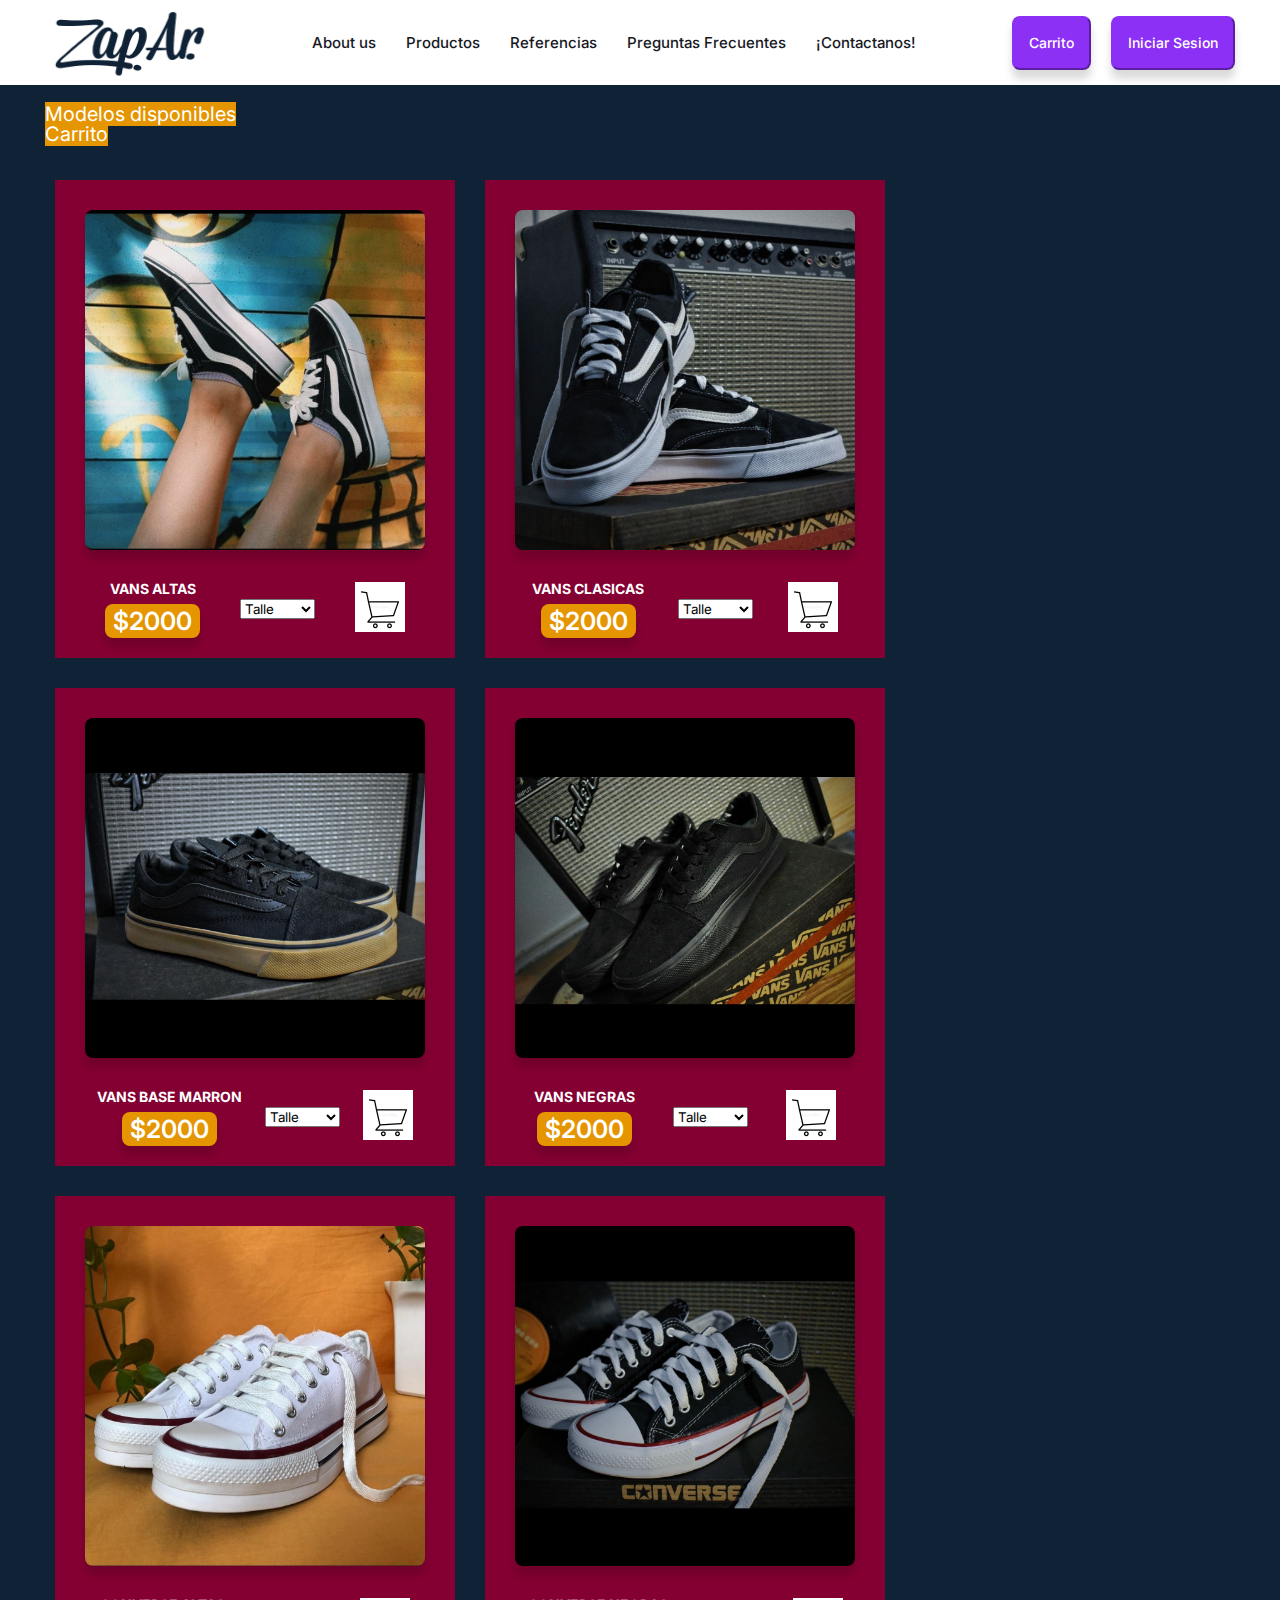
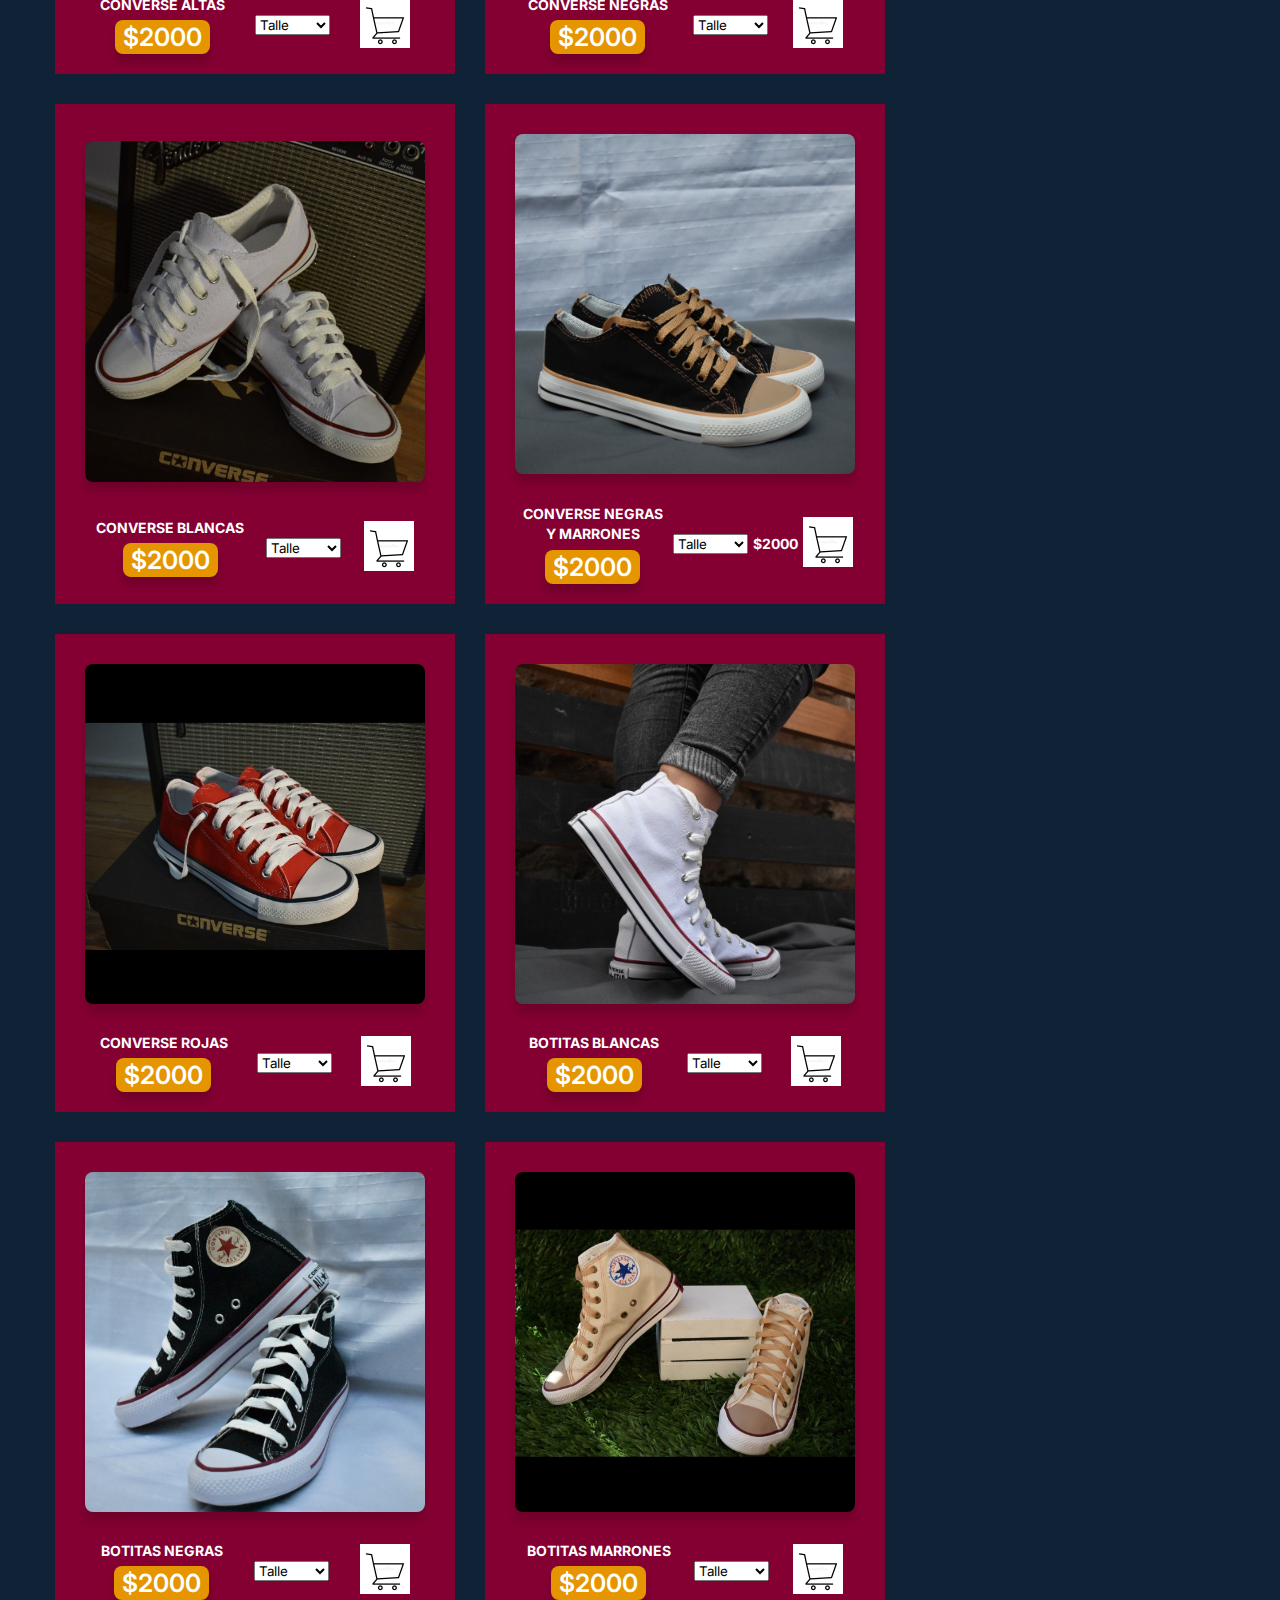
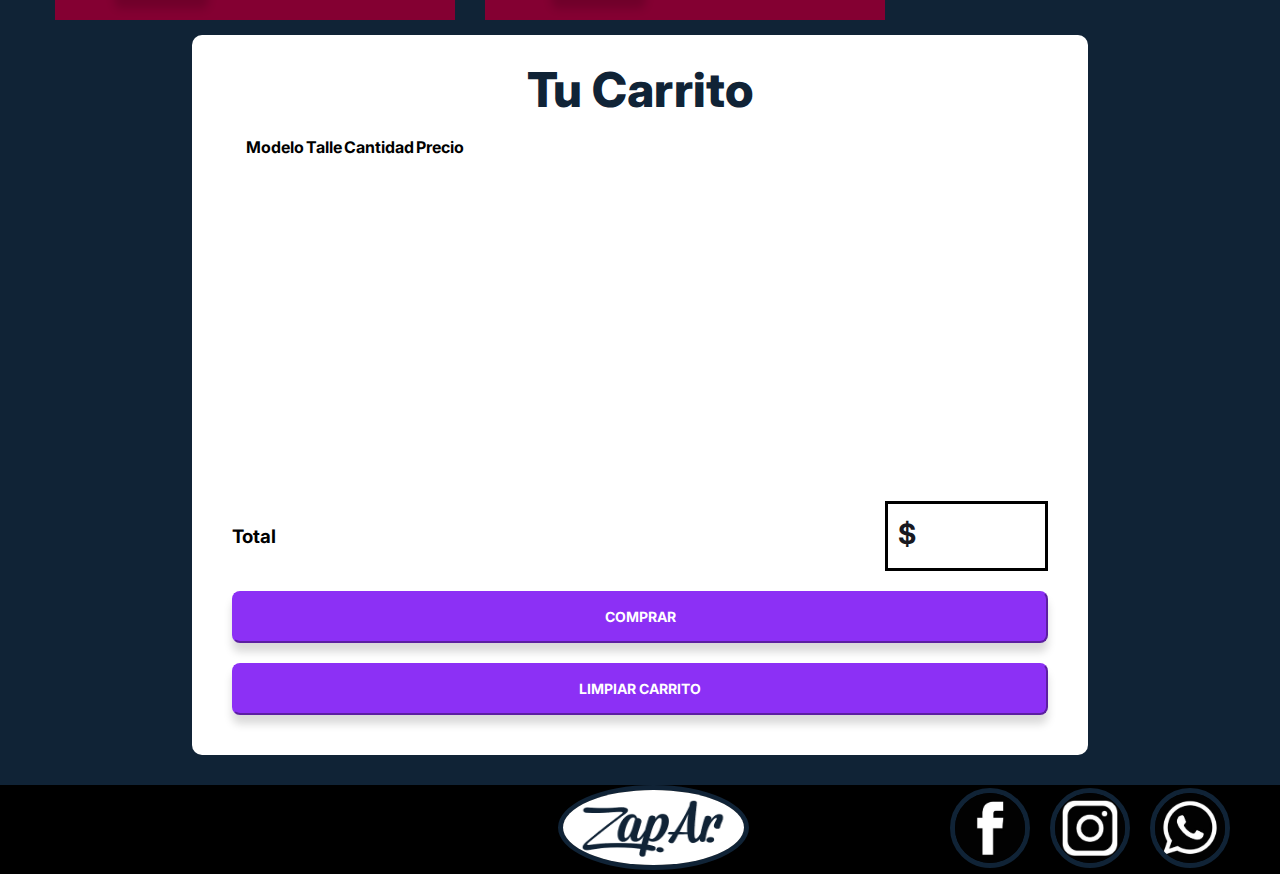
<file: Codigo ZapAr/pages/carrito.html>
<!DOCTYPE html>
<html lang="en">
  <head>
    <meta charset="UTF-8" />
    <meta http-equiv="X-UA-Compatible" content="IE=edge" />
    <meta class="viewport" content="width=device-width, initial-scale=1.0" />
    <!-- favicon -->
    <link
      rel="apple-touch-icon"
      sizes="180x180"
      href="../Imagenes/apple-touch-icon.png"
    />
    <link
      rel="icon"
      type="image/png"
      sizes="32x32"
      href="../Imagenes/favicon-32x32.png"
    />
    <link
      rel="icon"
      type="image/png"
      sizes="16x16"
      href="../Imagenes/favicon-16x16.png"
    />
    <!--  fuentes -->
    <link rel="preconnect" href="https://fonts.googleapis.com" />
    <link rel="preconnect" href="https://fonts.gstatic.com" crossorigin />
    <link
      href="https://fonts.googleapis.com/css2?family=Inter:wght@100;200;300;400;500;600;700;800;900&display=swap"
      rel="stylesheet"
    />
    <!-- insertar paginas -->
    <link rel="stylesheet" href="../css/style.css" />
    <link rel="stylesheet" href="../css/carrito.css" />
    <!-- CSS only -->
    <link
      href="https://cdn.jsdelivr.net/npm/bootstrap@5.2.0-beta1/dist/css/bootstrap.min.css"
      rel="stylesheet"
      integrity="sha384-0evHe/X+R7YkIZDRvuzKMRqM+OrBnVFBL6DOitfPri4tjfHxaWutUpFmBp4vmVor"
      crossorigin="anonymous"
    />
    <title>ZapAr</title>
  </head>

  <body>
    <header>
      <nav class="header">
        <div class="logo_header">
          <a href="../index.html#Inicio"
            ><img src="../Imagenes/Inicio.png" alt="Imagen de logo"
          /></a>
        </div>
        <ul class="menu_header">
          <li>
            <a href="../index.html#QuienesSomos" class="link-a-boton"
              >About us</a
            >
          </li>
          <li>
            <a href="../index.html#ModelosDisponibles" class="link-a-boton"
              >Productos</a
            >
          </li>
          <li>
            <a href="../index.html#ReferenciasDeClientes" class="link-a-boton"
              >Referencias</a
            >
          </li>
          <li>
            <a href="../index.html#PreguntasFrecuentes" class="link-a-boton"
              >Preguntas Frecuentes</a
            >
          </li>
          <li>
            <a href="../index.html#Contactanos" class="link-a-boton"
              >¡Contactanos!</a
            >
          </li>
        </ul>
        <div class="botones_header">
          <button class="botones_violetas sombra">
            <a href="carrito.html" class="link-a-boton label_medium">Carrito</a>
          </button>
          <button class="botones_violetas sombra">
            <a href="iniciar_sesion.html" class="link-a-boton label_medium"
              >Iniciar Sesion</a
            >
          </button>
        </div>
      </nav>
    </header>

    <div class="titulo_carrito bg-opacity-100">
      <ul class="nav nav-pills mb-3" id="pills-tab" role="tablist">
        <li class="nav-item" role="presentation">
          <a
            class="nav-link active"
            id="pills-home-tab"
            data-bs-toggle="pill"
            data-bs-target="#pills-home"
            type="button"
            role="tab"
            aria-controls="pills-home"
            aria-selected="true"
            >Modelos disponibles</a
          >
        </li>
        <li class="nav-item" role="presentation">
          <a
            class="nav-link"
            id="pills-profile-tab"
            data-bs-toggle="pill"
            data-bs-target="#pills-profile"
            type="button"
            role="tab"
            aria-controls="pills-profile"
            aria-selected="false"
            >Carrito</a
          >
        </li>
      </ul>
    </div>

    <div class="tab-content" id="pills-tabContent">
      <div
        class="tab-pane fade show active"
        id="pills-home"
        role="tabpanel"
        aria-labelledby="pills-home-tab"
        tabindex="0"
      >
        <main>
          <div id="vans" class="zapas_unidad">
            <div class="foto_zapa">
              <img
                src="../Imagenes/Fotos_carrito/vans_altas.jpg"
                alt="vans altas"
                class="sombra"
              />
            </div>
            <div class="zapas_descripcion text_quienesSomos_carrito">
              <div class="title_precio">
                <span class="nombre_producto">Vans altas</span>
                <span class="precio_producto sombra">$2000</span>
              </div>
              <select class="talle">
                <option selected value="0" disabled>Talle</option>
                <option value="35">35</option>
                <option value="36">36</option>
                <option value="37">37</option>
                <option value="38">38</option>
                <option value="39">39</option>
                <option value="40">40</option>
                <option value="41">41</option>
                <option value="42">42</option>
              </select>
              <div>
                <button class="btn_agregar">
                  <img
                    src="../Imagenes/icono_carrito.jpg"
                    alt="imagen de carrito"
                  />
                </button>
              </div>
            </div>
          </div>

          <div class="zapas_unidad">
            <div class="foto_zapa">
              <img
                src="../Imagenes/Fotos_carrito/vans_clasicas.jpg"
                alt="vans clasicas"
                class="sombra"
              />
            </div>
            <div class="zapas_descripcion text_quienesSomos_carrito">
              <div class="title_precio">
                <span class="nombre_producto">Vans clasicas</span>
                <span class="precio_producto sombra">$2000</span>
              </div>
              <select class="talle">
                <option selected value="0" disabled>Talle</option>
                <option value="35">35</option>
                <option value="36">36</option>
                <option value="37">37</option>
                <option value="38">38</option>
                <option value="39">39</option>
                <option value="40">40</option>
                <option value="41">41</option>
                <option value="42">42</option>
              </select>
              <div>
                <button class="btn_agregar">
                  <img
                    src="../Imagenes/icono_carrito.jpg"
                    alt="imagen de carrito"
                  />
                </button>
              </div>
            </div>
          </div>

          <div class="zapas_unidad">
            <div class="foto_zapa">
              <img
                src="../Imagenes/Fotos_carrito/vans_marrones.jpg"
                alt="vans base marron"
                class="sombra"
              />
            </div>
            <div class="zapas_descripcion text_quienesSomos_carrito">
              <div class="title_precio">
                <span class="nombre_producto">Vans base marron</span>
                <span class="precio_producto sombra">$2000</span>
              </div>
              <select class="talle">
                <option selected value="0" disabled>Talle</option>
                <option value="35">35</option>
                <option value="36">36</option>
                <option value="37">37</option>
                <option value="38">38</option>
                <option value="39">39</option>
                <option value="40">40</option>
                <option value="41">41</option>
                <option value="42">42</option>
              </select>
              <div>
                <button class="btn_agregar">
                  <img
                    src="../Imagenes/icono_carrito.jpg"
                    alt="imagen de carrito"
                  />
                </button>
              </div>
            </div>
          </div>

          <div class="zapas_unidad">
            <div class="foto_zapa">
              <img
                src="../Imagenes/Fotos_carrito/vans_negras.jpg"
                alt="vans negras"
                class="sombra"
              />
            </div>
            <div class="zapas_descripcion text_quienesSomos_carrito">
              <div class="title_precio">
                <span class="nombre_producto">Vans negras</span>
                <span class="precio_producto sombra">$2000</span>
              </div>
              <select class="talle">
                <option selected value="0" disabled>Talle</option>
                <option value="35">35</option>
                <option value="36">36</option>
                <option value="37">37</option>
                <option value="38">38</option>
                <option value="39">39</option>
                <option value="40">40</option>
                <option value="41">41</option>
                <option value="42">42</option>
              </select>
              <div>
                <button class="btn_agregar">
                  <img
                    src="../Imagenes/icono_carrito.jpg"
                    alt="imagen de carrito"
                  />
                </button>
              </div>
            </div>
          </div>

          <div id="converse" class="zapas_unidad">
            <div class="foto_zapa">
              <img
                src="../Imagenes/Fotos_carrito/converse_altas.jpg"
                alt="converse altas"
                class="sombra"
              />
            </div>
            <div class="zapas_descripcion text_quienesSomos_carrito">
              <div class="title_precio">
                <span class="nombre_producto">Converse altas</span>
                <span class="precio_producto sombra">$2000</span>
              </div>
              <select class="talle">
                <option selected value="0" disabled>Talle</option>
                <option value="35">35</option>
                <option value="36">36</option>
                <option value="37">37</option>
                <option value="38">38</option>
                <option value="39">39</option>
                <option value="40">40</option>
                <option value="41">41</option>
                <option value="42">42</option>
              </select>
              <div>
                <button class="btn_agregar">
                  <img
                    src="../Imagenes/icono_carrito.jpg"
                    alt="imagen de carrito"
                  />
                </button>
              </div>
            </div>
          </div>

          <div class="zapas_unidad">
            <div class="foto_zapa">
              <img
                src="../Imagenes/Fotos_carrito/converse_negras.jpg"
                alt="converse negras"
                class="sombra"
              />
            </div>
            <div class="zapas_descripcion text_quienesSomos_carrito">
              <div class="title_precio">
                <span class="nombre_producto">Converse negras</span>
                <span class="precio_producto sombra">$2000</span>
              </div>
              <select class="talle">
                <option selected value="0" disabled>Talle</option>
                <option value="35">35</option>
                <option value="36">36</option>
                <option value="37">37</option>
                <option value="38">38</option>
                <option value="39">39</option>
                <option value="40">40</option>
                <option value="41">41</option>
                <option value="42">42</option>
              </select>
              <div>
                <button class="btn_agregar">
                  <img
                    src="../Imagenes/icono_carrito.jpg"
                    alt="imagen de carrito"
                  />
                </button>
              </div>
            </div>
          </div>

          <div class="zapas_unidad">
            <div class="foto_zapa">
              <img
                src="../Imagenes/Fotos_carrito/converse_blancas.jpg"
                alt="converse blancas"
                class="sombra"
              />
            </div>
            <div class="zapas_descripcion text_quienesSomos_carrito">
              <div class="title_precio">
                <span class="nombre_producto">Converse blancas</span>
                <span class="precio_producto sombra">$2000</span>
              </div>
              <select class="talle">
                <option selected value="0" disabled>Talle</option>
                <option value="35">35</option>
                <option value="36">36</option>
                <option value="37">37</option>
                <option value="38">38</option>
                <option value="39">39</option>
                <option value="40">40</option>
                <option value="41">41</option>
                <option value="42">42</option>
              </select>
              <div>
                <button class="btn_agregar">
                  <img
                    src="../Imagenes/icono_carrito.jpg"
                    alt="imagen de carrito"
                  />
                </button>
              </div>
            </div>
          </div>

          <div class="zapas_unidad">
            <div class="foto_zapa">
              <img
                src="../Imagenes/Fotos_carrito/converse_marrones_negras.jpg"
                alt="converse negras y marrones"
                class="sombra"
              />
            </div>
            <div class="zapas_descripcion text_quienesSomos_carrito">
              <div class="title_precio">
                <span class="nombre_producto doble_linea_carrito"
                  >Converse negras y marrones</span
                >
                <span class="precio_producto sombra">$2000</span>
              </div>
              <select class="talle">
                <option selected value="0" disabled>Talle</option>
                <option value="35">35</option>
                <option value="36">36</option>
                <option value="37">37</option>
                <option value="38">38</option>
                <option value="39">39</option>
                <option value="40">40</option>
                <option value="41">41</option>
                <option value="42">42</option>
              </select>
              <div>
                <span>$2000</span>
              </div>
              <div>
                <button class="btn_agregar">
                  <img
                    src="../Imagenes/icono_carrito.jpg"
                    alt="imagen de carrito"
                  />
                </button>
              </div>
            </div>
          </div>

          <div class="zapas_unidad">
            <div class="foto_zapa">
              <img
                src="../Imagenes/Fotos_carrito/converse_rojas.jpg"
                alt="converse rojas"
                class="sombra"
              />
            </div>
            <div class="zapas_descripcion text_quienesSomos_carrito">
              <div class="title_precio">
                <span class="nombre_producto">Converse rojas</span>
                <span class="precio_producto sombra">$2000</span>
              </div>
              <select class="talle">
                <option selected value="0" disabled>Talle</option>
                <option value="35">35</option>
                <option value="36">36</option>
                <option value="37">37</option>
                <option value="38">38</option>
                <option value="39">39</option>
                <option value="40">40</option>
                <option value="41">41</option>
                <option value="42">42</option>
              </select>
              <div>
                <button class="btn_agregar">
                  <img
                    src="../Imagenes/icono_carrito.jpg"
                    alt="imagen de carrito"
                  />
                </button>
              </div>
            </div>
          </div>

          <div id="botitas" class="zapas_unidad">
            <div class="foto_zapa">
              <img
                src="../Imagenes/Fotos_carrito/botitas_blancas.jpg"
                alt="botitas converse blancas"
                class="sombra"
              />
            </div>
            <div class="zapas_descripcion text_quienesSomos_carrito">
              <div class="title_precio">
                <span class="nombre_producto">Botitas blancas</span>
                <span class="precio_producto sombra">$2000</span>
              </div>
              <select class="talle">
                <option selected value="0" disabled>Talle</option>
                <option value="35">35</option>
                <option value="36">36</option>
                <option value="37">37</option>
                <option value="38">38</option>
                <option value="39">39</option>
                <option value="40">40</option>
                <option value="41">41</option>
                <option value="42">42</option>
              </select>
              <div>
                <button class="btn_agregar">
                  <img
                    src="../Imagenes/icono_carrito.jpg"
                    alt="imagen de carrito"
                  />
                </button>
              </div>
            </div>
          </div>

          <div class="zapas_unidad">
            <div class="foto_zapa">
              <img
                src="../Imagenes/Fotos_carrito/botitas_negras.jpg"
                alt="botitas converse negras"
                class="sombra"
              />
            </div>
            <div class="zapas_descripcion text_quienesSomos_carrito">
              <div class="title_precio">
                <span class="nombre_producto">Botitas negras</span>
                <span class="precio_producto sombra">$2000</span>
              </div>
              <select class="talle">
                <option selected value="0" disabled>Talle</option>
                <option value="35">35</option>
                <option value="36">36</option>
                <option value="37">37</option>
                <option value="38">38</option>
                <option value="39">39</option>
                <option value="40">40</option>
                <option value="41">41</option>
                <option value="42">42</option>
              </select>
              <div>
                <button class="btn_agregar">
                  <img
                    src="../Imagenes/icono_carrito.jpg"
                    alt="imagen de carrito"
                  />
                </button>
              </div>
            </div>
          </div>

          <div class="zapas_unidad">
            <div class="foto_zapa">
              <img
                src="../Imagenes/Fotos_carrito/botitas_marrones.jpg"
                alt="botitas converse marrones"
                class="sombra"
              />
            </div>
            <div class="zapas_descripcion text_quienesSomos_carrito">
              <div class="title_precio">
                <span class="nombre_producto">Botitas marrones</span>
                <span class="precio_producto sombra">$2000</span>
              </div>
              <select class="talle">
                <option selected value="0" disabled>Talle</option>
                <option value="35">35</option>
                <option value="36">36</option>
                <option value="37">37</option>
                <option value="38">38</option>
                <option value="39">39</option>
                <option value="40">40</option>
                <option value="41">41</option>
                <option value="42">42</option>
              </select>
              <div>
                <button class="btn_agregar">
                  <img
                    src="../Imagenes/icono_carrito.jpg"
                    alt="imagen de carrito"
                  />
                </button>
              </div>
            </div>
          </div>
        </main>
      </div>

      <div
        class="tab-pane fade"
        id="pills-profile"
        role="tabpanel"
        aria-labelledby="pills-profile-tab"
        tabindex="0"
      >
        <div class="carrito_JS_container">
          <div class="carrito_JS_contente">
            <div>
              <h2>Tu Carrito</h2>

              <div class="carrito_JS_description">
                <table class="table">
                  <thead>
                    <tr class="text_description">
                      <th scope="col"></th>
                      <th scope="col">Modelo</th>
                      <th scope="col">Talle</th>
                      <th scope="col">Cantidad</th>
                      <th scope="col">Precio</th>
                    </tr>
                  </thead>
                  <tbody class="cuerpo_de_tabla"></tbody>
                </table>
              </div>
            </div>

            <div class="bottom_carrito">
              <div class="bottom_carrito_total">
                <h3>Total</h3>
                <div>
                  <strong>$</strong>
                </div>
              </div>
              <button class="botones_violetas text_quienesSomos_carrito sombra">
                Comprar
              </button>
              <button class="botones_violetas text_quienesSomos_carrito sombra">
                Limpiar carrito
              </button>
            </div>
          </div>
        </div>
      </div>
    </div>
    <!--   <nav class="navbar">
            <form class="container-fluid justify-content-start">
              <a class="btn btn-outline-success me-2" type="button">Modelos disponibles</a>
              <a href="carrito_compras.html" class="btn btn-sm btn-outline-secondary" type="button">Carrito</a>
            </form>
          </nav> -->

    <footer>
      <h4>2020. ZapAr all rights reserved</h4>
      <a href="../index.html#Inicio"
        ><img src="../Imagenes/Inicio.png" alt="Imagen de logo"
      /></a>
      <nav class="footer_links">
        <li>
          <a
            href="https://es-la.facebook.com/"
            target="_blank"
            class="link-a-boton"
            ><img src="../Imagenes/fb_negro.jpg" alt="logo de facebook"
          /></a>
        </li>
        <li>
          <a
            href="https://www.instagram.com/?hl=es-la"
            target="_blank"
            class="link-a-boton"
            ><img src="../Imagenes/ig_negro.jpg" alt="logo de instagram"
          /></a>
        </li>
        <li>
          <a
            href="https://www.whatsapp.com/"
            target="_blank"
            class="link-a-boton"
            ><img src="../Imagenes/wpp_negro.jpg" alt="logo de whats app"
          /></a>
        </li>
      </nav>
    </footer>

    <script
      src="https://code.jquery.com/jquery-3.6.0.js"
      integrity="sha256-H+K7U5CnXl1h5ywQfKtSj8PCmoN9aaq30gDh27Xc0jk="
      crossorigin="anonymous"
    ></script>
    <!-- JavaScript Bundle with Popper -->
    <script
      src="https://cdn.jsdelivr.net/npm/bootstrap@5.2.0-beta1/dist/js/bootstrap.bundle.min.js"
      integrity="sha384-pprn3073KE6tl6bjs2QrFaJGz5/SUsLqktiwsUTF55Jfv3qYSDhgCecCxMW52nD2"
      crossorigin="anonymous"
    ></script>
    <script src="../JavaScript.js/carrito.js"></script>
  </body>
</html>
</file>
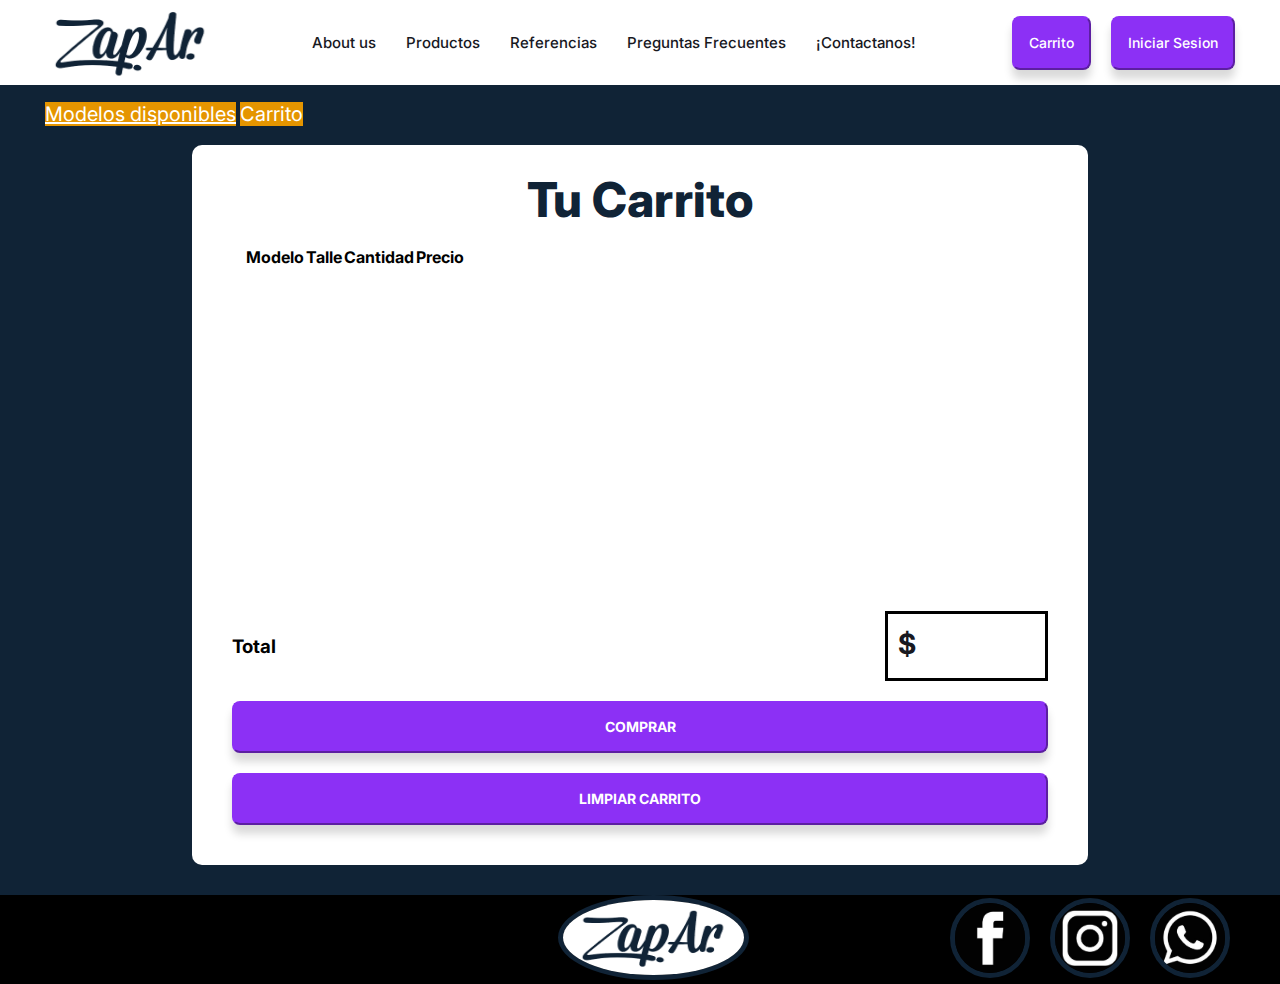
<file: Codigo ZapAr/pages/carrito_compras.html>
<!DOCTYPE html>
<html lang="en">

<head>
    <meta charset="UTF-8">
    <meta http-equiv="X-UA-Compatible" content="IE=edge">
    <meta class="viewport" content="width=device-width, initial-scale=1.0">
    <!-- favicon -->
    <link rel="apple-touch-icon" sizes="180x180" href="../Imagenes/apple-touch-icon.png">
    <link rel="icon" type="image/png" sizes="32x32" href="../Imagenes/favicon-32x32.png">
    <link rel="icon" type="image/png" sizes="16x16" href="../Imagenes/favicon-16x16.png">
    <!--  fuentes -->
    <link rel="preconnect" href="https://fonts.googleapis.com">
    <link rel="preconnect" href="https://fonts.gstatic.com" crossorigin>
    <link href="https://fonts.googleapis.com/css2?family=Inter:wght@100;200;300;400;500;600;700;800;900&display=swap"
        rel="stylesheet">
    <!-- insertar paginas -->
    <link rel="stylesheet" href="../css/style.css" />
    <link rel="stylesheet" href="../css/carrito.css">
    <!-- CSS only -->
    <link href="https://cdn.jsdelivr.net/npm/bootstrap@5.2.0-beta1/dist/css/bootstrap.min.css" rel="stylesheet" 
    integrity="sha384-0evHe/X+R7YkIZDRvuzKMRqM+OrBnVFBL6DOitfPri4tjfHxaWutUpFmBp4vmVor" crossorigin="anonymous">
    <title>ZapAr</title>
</head>

<body>
    <header>
        <nav class="header">
            <div class="logo_header">
                <a href="../index.html#Inicio"><img src="../Imagenes/Inicio.png" alt="Imagen de logo"></a>
            </div>
            <ul class="menu_header">
                <li><a href="../index.html#QuienesSomos" class="link-a-boton">About us</a></li>
                <li><a href="../index.html#ModelosDisponibles" class="link-a-boton">Productos</a></li>
                <li><a href="../index.html#ReferenciasDeClientes" class="link-a-boton">Referencias</a></li>
                <li><a href="../index.html#PreguntasFrecuentes" class="link-a-boton">Preguntas Frecuentes</a></li>
                <li><a href="../index.html#Contactanos" class="link-a-boton">¡Contactanos!</a></li>
            </ul>
            <div class="botones_header">
                <button class="botones_violetas sombra"><a href="carrito.html"
                        class="link-a-boton label_medium">Carrito</a></button>
                <button class="botones_violetas sombra"><a href="iniciar_sesion.html"
                        class="link-a-boton label_medium">Iniciar
                        Sesion</a></button>
            </div>
        </nav>
    </header>


    <div class="titulo_carrito">
        <nav class="navbar">
            <form class="container-fluid justify-content-start">
              <a href="carrito.html" class="btn btn-sm btn-outline-secondary" type="button">Modelos disponibles</a>
              <a class="btn btn-outline-success me-2" type="button">Carrito</a>
            </form>
          </nav>
    </div>

    <div class= "carrito_JS_container"> 
        <div class="carrito_JS_contente">

            <div>
                <h2>Tu Carrito</h2>
                
                <div class="carrito_JS_description">
                    <table class="table">
                        <thead>
                            <tr class="text_description">
                                <th scope="col"></th>
                                <th scope="col">Modelo</th>
                                <th scope="col">Talle</th>
                                <th scope="col">Cantidad</th>
                                <th scope="col">Precio</th>
                            </tr>
                        </thead>
                        <tbody class= "cuerpo_de_tabla">
                        
                        </tbody>
                    </table>
                </div>
            </div>
            
            

            <div class="bottom_carrito">
                <div class="bottom_carrito_total">
                    <h3>Total</h3>
                    <div>
                        <strong>$</strong> 
                    </div>
                </div>
                <button class="botones_violetas text_quienesSomos_carrito sombra">Comprar</button>
                <button class="botones_violetas  text_quienesSomos_carrito sombra">Limpiar carrito</button>
            </div>

        </div>
   </div>

    <footer>
        <h4>2020. ZapAr all rights reserved</h4>
        <a href="../index.html#Inicio"><img src="../Imagenes/Inicio.png" alt="Imagen de logo"></a></li>
        <nav class="footer_links">
            <li><a href="https://es-la.facebook.com/" target="_blank" class="link-a-boton"><img
                        src="../Imagenes/fb_negro.jpg" alt="logo de facebook"></a></li>
            <li><a href="https://www.instagram.com/?hl=es-la" target="_blank" class="link-a-boton"><img
                        src="../Imagenes/ig_negro.jpg" alt="logo de instagram"></a></li>
            <li><a href="https://www.whatsapp.com/" target="_blank" class="link-a-boton"><img
                        src="../Imagenes/wpp_negro.jpg" alt="logo de whats app"></a></li>
        </nav>
    </footer>

   
    <script src="https://code.jquery.com/jquery-3.6.0.js" integrity="sha256-H+K7U5CnXl1h5ywQfKtSj8PCmoN9aaq30gDh27Xc0jk=" 
    crossorigin="anonymous"></script>
    <!-- JavaScript Bundle with Popper -->
    <script src="https://cdn.jsdelivr.net/npm/bootstrap@5.2.0-beta1/dist/js/bootstrap.bundle.min.js" 
    integrity="sha384-pprn3073KE6tl6bjs2QrFaJGz5/SUsLqktiwsUTF55Jfv3qYSDhgCecCxMW52nD2" crossorigin="anonymous"></script>
    <script src="../JavaScript.js/carrito.js"></script>
</body>

</html>
</file>
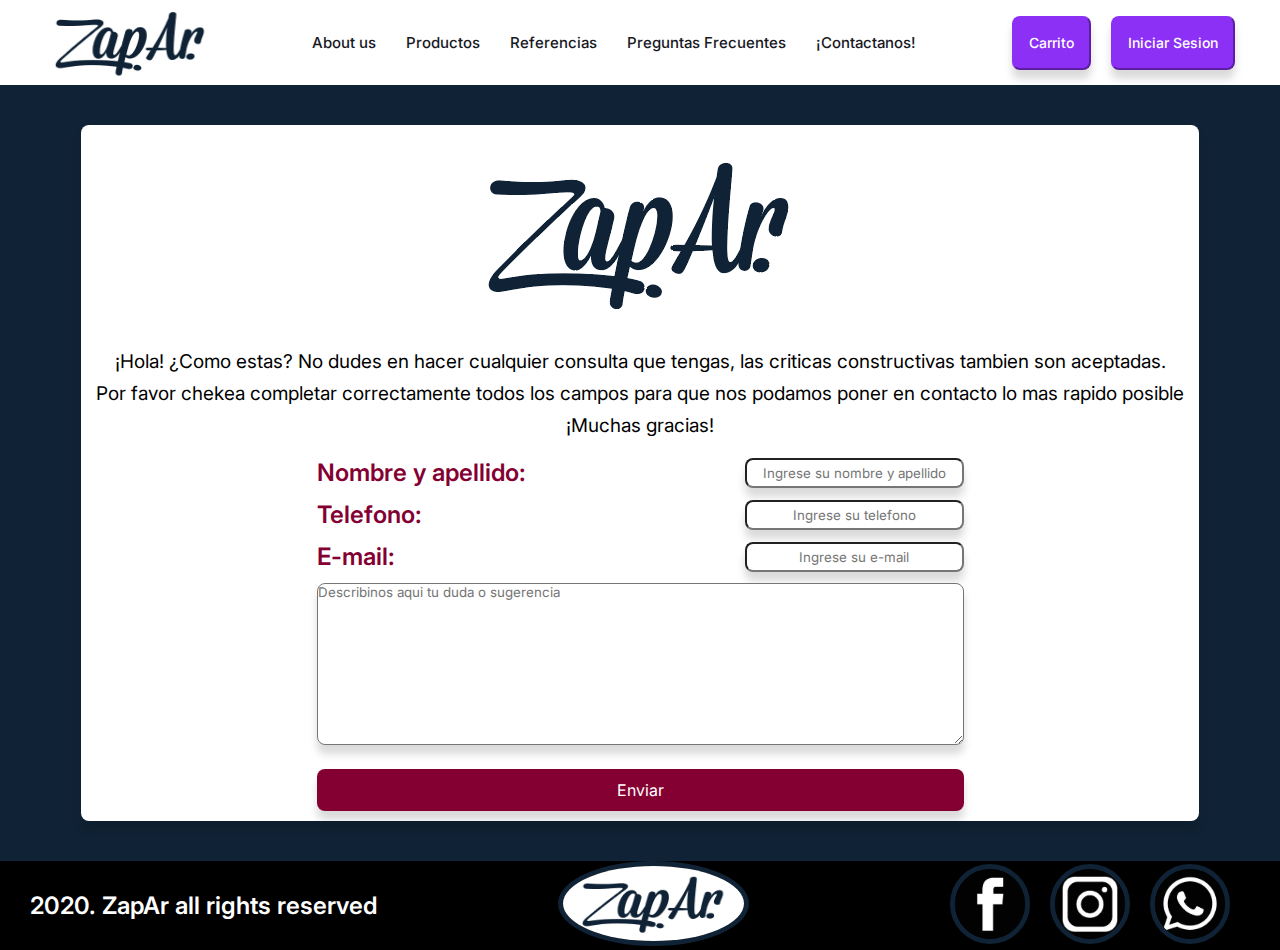
<file: Codigo ZapAr/pages/consultas.html>
<!DOCTYPE html>
<html lang="en">

<head>
    <meta charset="UTF-8">
    <meta http-equiv="X-UA-Compatible" content="IE=edge">
    <meta name="viewport" content="width=device-width, initial-scale=1.0">
    <!-- favicon -->
    <link rel="apple-touch-icon" sizes="180x180" href="../Imagenes/apple-touch-icon.png">
    <link rel="icon" type="image/png" sizes="32x32" href="../Imagenes/favicon-32x32.png">
    <link rel="icon" type="image/png" sizes="16x16" href="../Imagenes/favicon-16x16.png">
    <!--  fuentes -->
    <link rel="preconnect" href="https://fonts.googleapis.com">
    <link rel="preconnect" href="https://fonts.gstatic.com" crossorigin>
    <link href="https://fonts.googleapis.com/css2?family=Inter:wght@100;200;300;400;500;600;700;800;900&display=swap"
        rel="stylesheet">
    <!-- insertar paginas -->
    <link rel="stylesheet" href="../css/style.css" />
    <!--  <link rel="stylesheet" href="../css/formularios.css"> -->
    <link rel="stylesheet" href="../css/formularios2.css">

    <title>ZapAr</title>
</head>

<body>
    <header>
        <nav class="header">
            <div class="logo_header">
                <a href="../index.html#Inicio"><img src="../Imagenes/Inicio.png" alt="Imagen de logo"></a>
            </div>
            <ul class="menu_header">
                <li><a href="../index.html#QuienesSomos" class="link-a-boton">About us</a></li>
                <li><a href="../index.html#ModelosDisponibles" class="link-a-boton">Productos</a></li>
                <li><a href="../index.html#ReferenciasDeClientes" class="link-a-boton">Referencias</a></li>
                <li><a href="../index.html#PreguntasFrecuentes" class="link-a-boton">Preguntas Frecuentes</a></li>
                <li><a href="../index.html#Contactanos" class="link-a-boton">¡Contactanos!</a></li>
            </ul>
            <div class="botones_header">
                <button class="botones_violetas sombra"><a href="carrito.html"
                        class="link-a-boton label_medium">Carrito</a></button>
                <button class="botones_violetas sombra"><a href="iniciar_sesion.html"
                        class="link-a-boton label_medium">Iniciar
                        Sesion</a></button>
            </div>
        </nav>
    </header>
    <section>
        <div class="section_hija sombra">
            <div class="encabezado">
                <img src="../Imagenes/Inicio.png" alt="logo">
                <p class="encabezado_texto">
                    ¡Hola! ¿Como estas? No dudes en hacer cualquier consulta que tengas, las criticas constructivas
                    tambien son aceptadas. <br>
                    Por favor chekea completar correctamente todos los campos para que nos podamos poner en contacto lo
                    mas
                    rapido posible <br>¡Muchas gracias!
                </p>
            </div>

            <form>
                <div class="datos_flex_padre">
                    <div class="label_formularios_flex">
                        <label class="label_formularios_texto"
                            for="nombre_apellido">Nombre y apellido:</label>
                        <Input type="text" class="input_style sombra" placeholder="Ingrese su nombre y apellido"
                            id="nombre_apellido" name="nombre_apellido" required>
                    </div>
                    <div class="label_formularios_flex">
                        <label class="label_formularios_texto"
                            for="telefono">Telefono:</label>
                        <Input type="tel" class="input_style sombra" placeholder="Ingrese su telefono" id="telefono"
                            name="telefono" required>
                    </div>
                    <div class="label_formularios_flex">
                        <label class="label_formularios_texto"
                            for="e-mail">E-mail:</label>
                        <Input type="email" class="input_style sombra" placeholder="Ingrese su e-mail" id="e-mail"
                            name="e-mail" required>
                    </div>
                </div>

                <div>
                    <textarea name="consulta" class="sombra"
                        placeholder="Describinos aqui tu duda o sugerencia" cols="70" rows="10"></textarea>
                </div>
                <div class="btn_formulario_flex">
                    <button
                    class="sombra btn_formulario_style label_formulario_botones">Enviar</button>
                </div>
            </form>
        </div>
    </section>
</body>

<footer>
    <h4>2020. ZapAr all rights reserved</h4>
    <a href="../index.html#Inicio"><img src="../Imagenes/Inicio.png" alt="Imagen de logo"></a></li>
    <nav class="footer_links">
        <li><a href="https://es-la.facebook.com/" target="_blank" class="link-a-boton"><img
                    src="../Imagenes/fb_negro.jpg" alt="logo de facebook"></a></li>
        <li><a href="https://www.instagram.com/?hl=es-la" target="_blank" class="link-a-boton"><img
                    src="../Imagenes/ig_negro.jpg" alt="logo de instagram"></a></li>
        <li><a href="https://www.whatsapp.com/" target="_blank" class="link-a-boton"><img
                    src="../Imagenes/wpp_negro.jpg" alt="logo de whats app"></a></li>
    </nav>
</footer>

</html>
</file>
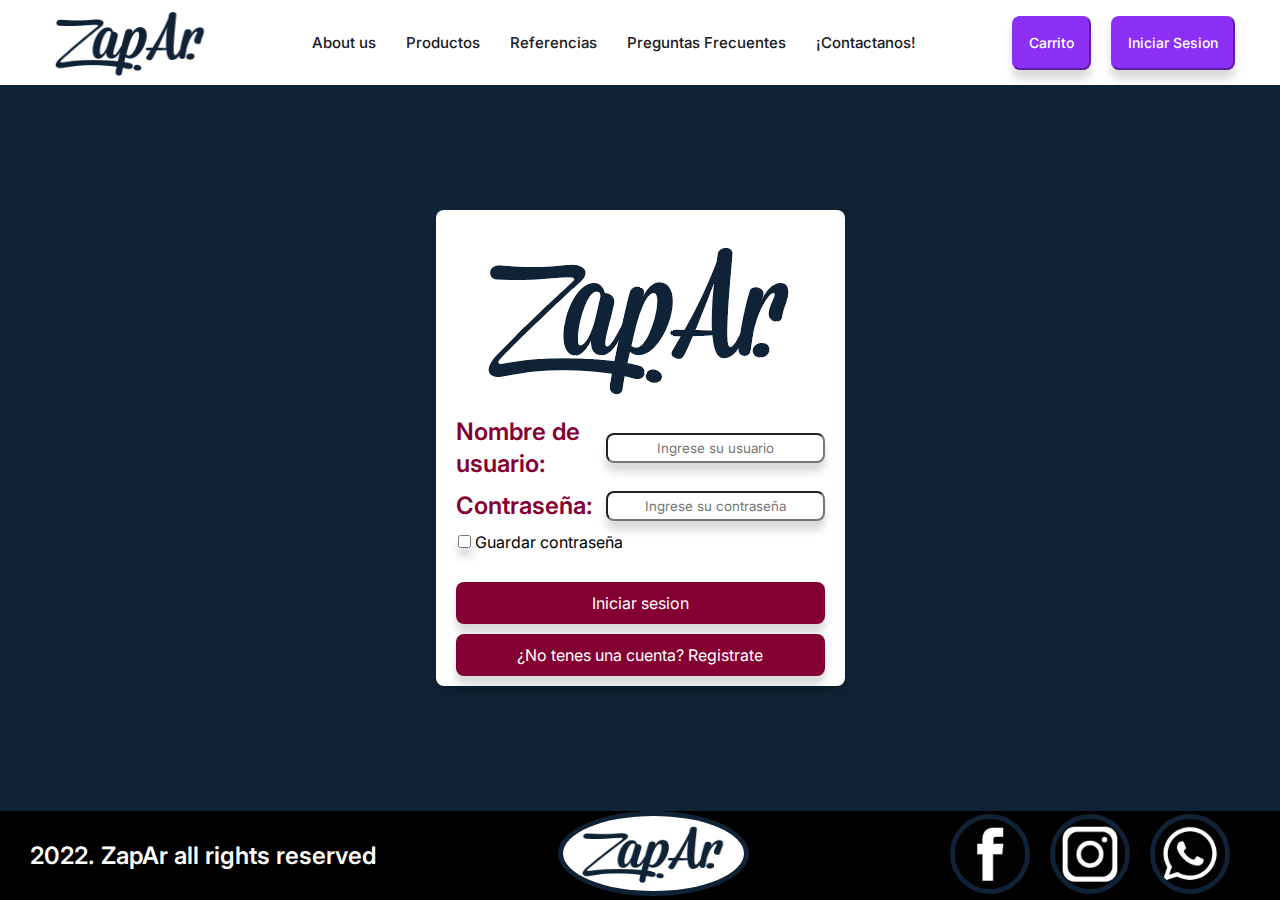
<file: Codigo ZapAr/pages/iniciar_sesion.html>
<!DOCTYPE html>
<html lang="en">

<head>
    <meta charset="UTF-8">
    <meta http-equiv="X-UA-Compatible" content="IE=edge">
    <meta name="viewport" content="width=device-width, initial-scale=1.0">
    <!-- favicon -->
    <link rel="apple-touch-icon" sizes="180x180" href="../Imagenes/apple-touch-icon.png">
    <link rel="icon" type="image/png" sizes="32x32" href="../Imagenes/favicon-32x32.png">
    <link rel="icon" type="image/png" sizes="16x16" href="../Imagenes/favicon-16x16.png">
    <!--  fuentes -->
    <link rel="preconnect" href="https://fonts.googleapis.com">
    <link rel="preconnect" href="https://fonts.gstatic.com" crossorigin>
    <link href="https://fonts.googleapis.com/css2?family=Inter:wght@100;200;300;400;500;600;700;800;900&display=swap"
        rel="stylesheet">
    <!-- insertar paginas -->
    <link rel="stylesheet" href="../css/style.css" />

    <link rel="stylesheet" href="../css/formularios2.css">

    <title>ZapAr</title>
</head>

<body>
    <header>
        <nav class="header">
            <div class="logo_header">
                <a href="../index.html#Inicio"><img src="../Imagenes/Inicio.png" alt="Imagen de logo"></a>
            </div>
            <ul class="menu_header">
                <li><a href="../index.html#QuienesSomos" class="link-a-boton">About us</a></li>
                <li><a href="../index.html#ModelosDisponibles" class="link-a-boton">Productos</a></li>
                <li><a href="../index.html#ReferenciasDeClientes" class="link-a-boton">Referencias</a></li>
                <li><a href="../index.html#PreguntasFrecuentes" class="link-a-boton">Preguntas Frecuentes</a></li>
                <li><a href="../index.html#Contactanos" class="link-a-boton">¡Contactanos!</a></li>
            </ul>
            <div class="botones_header">
                <button class="botones_violetas sombra"><a href="carrito.html"
                        class="link-a-boton label_medium">Carrito</a></button>
                <button class="botones_violetas sombra"><a href="iniciar_sesion.html"
                        class="link-a-boton label_medium">Iniciar
                        Sesion</a></button>
            </div>
        </nav>
    </header>
    <section>
        <div class="section_hija sombra">
            <div class="encabezado">
                <img src="../Imagenes/Inicio.png" alt="logo">
            </div>

            <form>
                <div class="label_formularios_flex">
                    <label class="label_formularios_texto doble_linea" for="usuario">Nombre de usuario:</label>
                    <Input type="text" class="input_style sombra" placeholder="Ingrese su usuario" id="usuario"
                        name="usuario" required>
                </div>
                <div class="label_formularios_flex">
                    <label class="label_formularios_texto" for="contraseña">Contraseña:</label>
                    <Input type="password" class="input_style sombra" placeholder="Ingrese su contraseña"
                        id="contraseña" name="contraseña" required>
                </div>
                <div class="acepta_style">
                    <input class="sombra" type="checkbox" name="acepta" value="1" />
                    <label for="acepta">Guardar contraseña</label>
                </div>
                <div class="btn_formulario_flex">
                    <button class="sombra btn_formulario_style label_formulario_botones">Iniciar sesion</button>
                    <button class="sombra btn_formulario_style label_formulario_botones"><a href="registrate.html"
                            class="link-a-boton">¿No tenes una cuenta? Registrate</a></button>
                </div>
            </form>
        </div>

    </section>

    <footer>
        <h4>2022. ZapAr all rights reserved</h4>
        <a href="../index.html#Inicio"><img src="../Imagenes/Inicio.png" alt="Imagen de logo"></a></li>
        <nav class="footer_links">
            <li><a href="https://es-la.facebook.com/" target="_blank" class="link-a-boton"><img
                        src="../Imagenes/fb_negro.jpg" alt="logo de facebook"></a></li>
            <li><a href="https://www.instagram.com/?hl=es-la" target="_blank" class="link-a-boton"><img
                        src="../Imagenes/ig_negro.jpg" alt="logo de instagram"></a></li>
            <li><a href="https://www.whatsapp.com/" target="_blank" class="link-a-boton"><img
                        src="../Imagenes/wpp_negro.jpg" alt="logo de whats app"></a></li>
        </nav>
    </footer>
</body>

</html>
</file>
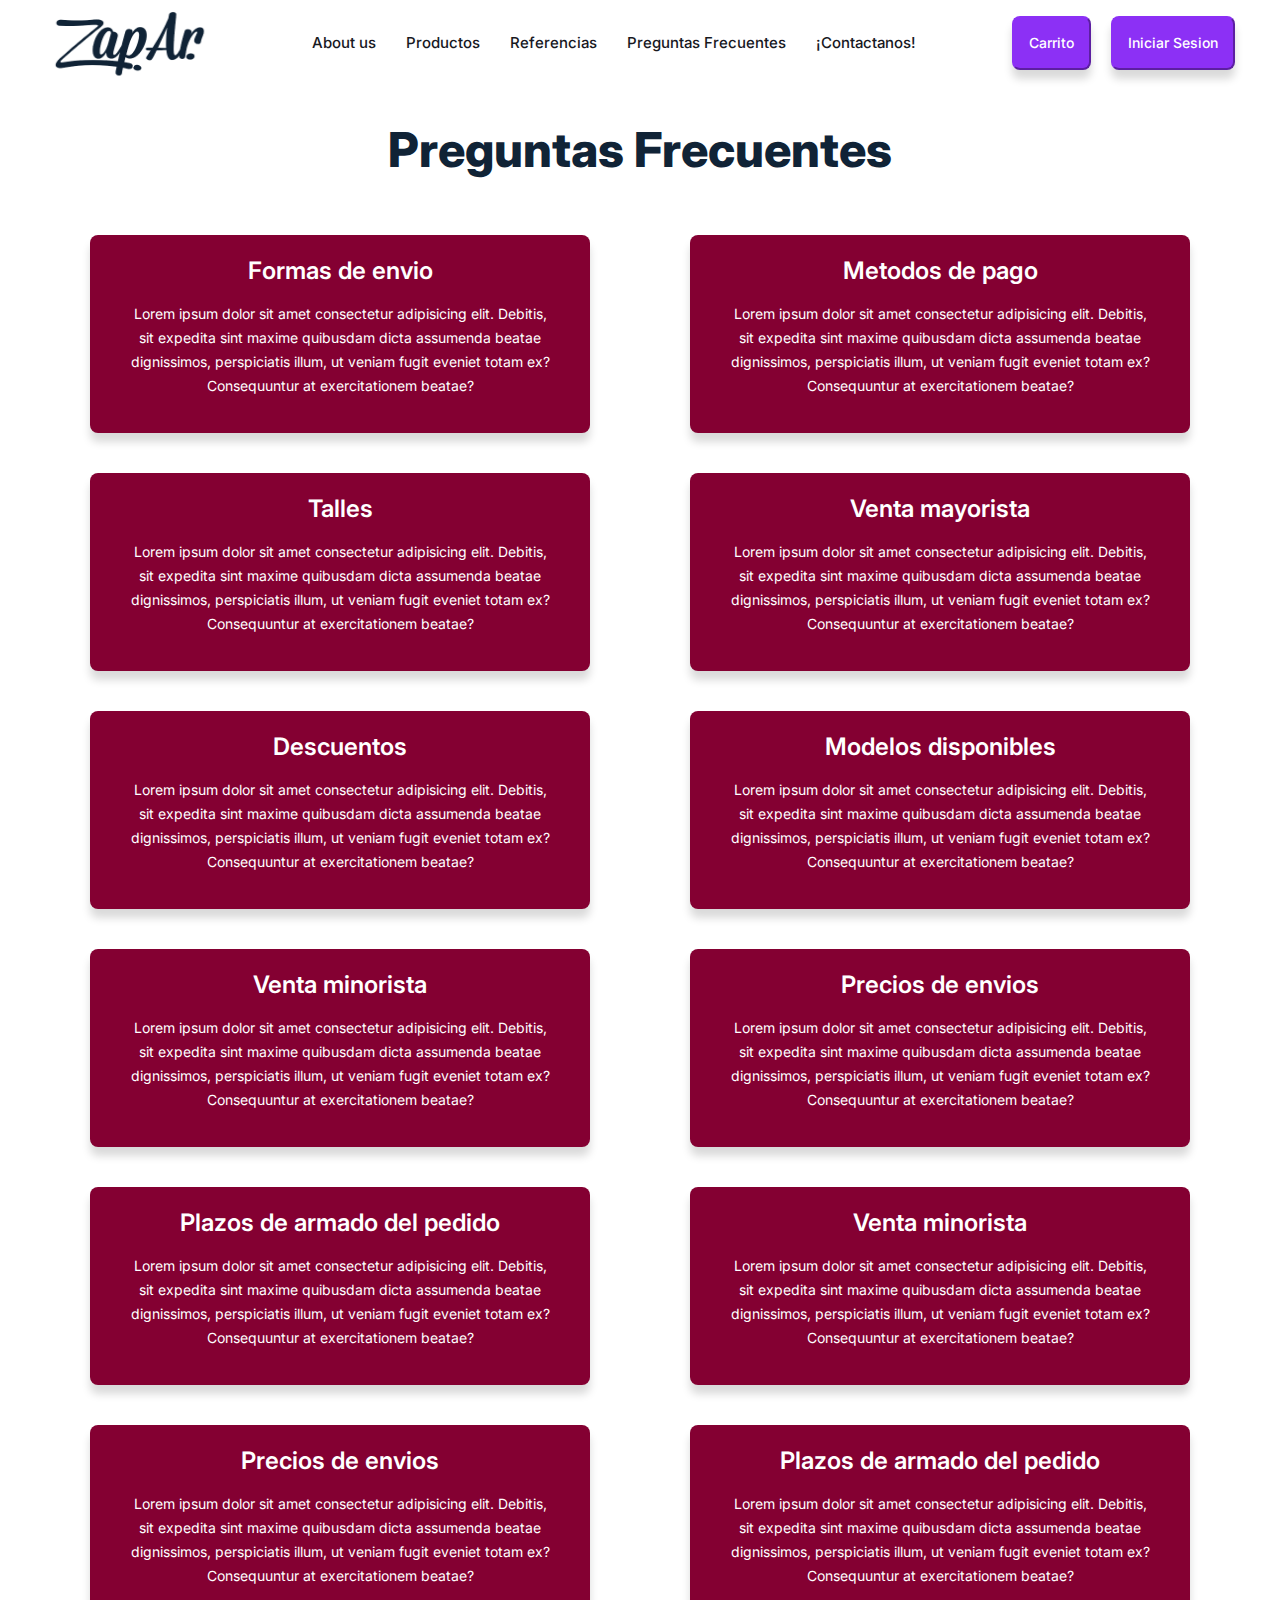
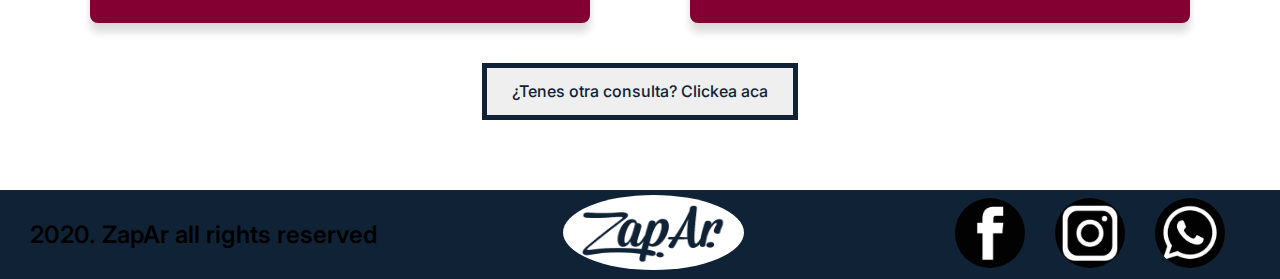
<file: Codigo ZapAr/pages/Preguntas_frecuentes.html>
<!DOCTYPE html>
<html lang="en">

<head>
    <meta charset="UTF-8">
    <meta http-equiv="X-UA-Compatible" content="IE=edge">
    <meta name="viewport" content="width=device-width, initial-scale=1.0">
    <!-- favicon -->
    <link rel="apple-touch-icon" sizes="180x180" href="../Imagenes/apple-touch-icon.png">
    <link rel="icon" type="image/png" sizes="32x32" href="../Imagenes/favicon-32x32.png">
    <link rel="icon" type="image/png" sizes="16x16" href="../Imagenes/favicon-16x16.png">
    <!--  fuentes -->
    <link rel="preconnect" href="https://fonts.googleapis.com">
    <link rel="preconnect" href="https://fonts.gstatic.com" crossorigin>
    <link href="https://fonts.googleapis.com/css2?family=Inter:wght@100;200;300;400;500;600;700;800;900&display=swap"
        rel="stylesheet">
    <!-- insertar paginas -->
    <link rel="stylesheet" href="../css/style.css" />

    <title>ZapAr</title>
</head>

<body>
    <header>
        <nav class="header">
            <div class="logo_header">
                <a href="../index.html#Inicio"><img src="../Imagenes/Inicio.png"alt="Imagen de logo"></a>
            </div>
            <ul class="menu_header">
                <li><a href="../index.html#QuienesSomos" class="link-a-boton">About us</a></li>
                <li><a href="../index.html#ModelosDisponibles" class="link-a-boton">Productos</a></li>
                <li><a href="../index.html#ReferenciasDeClientes" class="link-a-boton">Referencias</a></li>
                <li><a href="../index.html#PreguntasFrecuentes" class="link-a-boton">Preguntas Frecuentes</a></li>
                <li><a href="../index.html#Contactanos" class="link-a-boton">¡Contactanos!</a></li>
            </ul>
            <div class="botones_header">
                <button class="botones_violetas sombra"><a href="carrito.html"
                        class="link-a-boton label_medium">Carrito</a></button>
                <button class="botones_violetas sombra"><a href="iniciar_sesion.html"
                        class="link-a-boton label_medium">Iniciar
                        Sesion</a></button>
            </div>
        </nav>
    </header>

    <section id="PreguntasFrecuentes">
        <h2>Preguntas Frecuentes</h2>
        <div class="preguntas">
            <div class="sombra">
                <h4>Formas de envio</h4>
                <p>Lorem ipsum dolor sit amet consectetur adipisicing elit. Debitis, sit expedita sint
                    maxime quibusdam dicta assumenda beatae dignissimos, perspiciatis illum, ut veniam fugit
                    eveniet totam ex? Consequuntur at exercitationem beatae?</p>
            </div>
            <div class="sombra">
                <h4>Metodos de pago</h4>
                <p>Lorem ipsum dolor sit amet consectetur adipisicing elit. Debitis, sit expedita sint
                    maxime quibusdam dicta assumenda beatae dignissimos, perspiciatis illum, ut veniam fugit
                    eveniet totam ex? Consequuntur at exercitationem beatae?</p>
            </div>
            <div class="sombra">
                <h4>Talles</h4>
                <p>Lorem ipsum dolor sit amet consectetur adipisicing elit. Debitis, sit expedita sint
                    maxime quibusdam dicta assumenda beatae dignissimos, perspiciatis illum, ut veniam fugit
                    eveniet totam ex? Consequuntur at exercitationem beatae?</p>
            </div>
            <div class="sombra">
                <h4>Venta mayorista</h4>
                <p>Lorem ipsum dolor sit amet consectetur adipisicing elit. Debitis, sit expedita sint
                    maxime quibusdam dicta assumenda beatae dignissimos, perspiciatis illum, ut veniam fugit
                    eveniet totam ex? Consequuntur at exercitationem beatae?</p>
            </div>
            <div class="sombra">
                <h4>Descuentos</h4>
                <p>Lorem ipsum dolor sit amet consectetur adipisicing elit. Debitis, sit expedita sint
                    maxime quibusdam dicta assumenda beatae dignissimos, perspiciatis illum, ut veniam fugit
                    eveniet totam ex? Consequuntur at exercitationem beatae?</p>
            </div>
            <div class="sombra">
                <h4>Modelos disponibles</h4>
                <p>Lorem ipsum dolor sit amet consectetur adipisicing elit. Debitis, sit expedita sint
                    maxime quibusdam dicta assumenda beatae dignissimos, perspiciatis illum, ut veniam fugit
                    eveniet totam ex? Consequuntur at exercitationem beatae?</p>
            </div>
            <div class="sombra">
                <h4>Venta minorista</h4>
                <p>Lorem ipsum dolor sit amet consectetur adipisicing elit. Debitis, sit expedita sint
                    maxime quibusdam dicta assumenda beatae dignissimos, perspiciatis illum, ut veniam fugit
                    eveniet totam ex? Consequuntur at exercitationem beatae?</p>
            </div>
            <div class="sombra">
                <h4>Precios de envios</h4>
                <p>Lorem ipsum dolor sit amet consectetur adipisicing elit. Debitis, sit expedita sint
                    maxime quibusdam dicta assumenda beatae dignissimos, perspiciatis illum, ut veniam fugit
                    eveniet totam ex? Consequuntur at exercitationem beatae?</p>
            </div>
            <div class="sombra">
                <h4>Plazos de armado del pedido</h4>
                <p>Lorem ipsum dolor sit amet consectetur adipisicing elit. Debitis, sit expedita sint
                    maxime quibusdam dicta assumenda beatae dignissimos, perspiciatis illum, ut veniam fugit
                    eveniet totam ex? Consequuntur at exercitationem beatae?</p>
            </div>
            <div class="sombra">
                <h4>Venta minorista</h4>
                <p>Lorem ipsum dolor sit amet consectetur adipisicing elit. Debitis, sit expedita sint
                    maxime quibusdam dicta assumenda beatae dignissimos, perspiciatis illum, ut veniam fugit
                    eveniet totam ex? Consequuntur at exercitationem beatae?</p>
            </div>
            <div class="sombra">
                <h4>Precios de envios</h4>
                <p>Lorem ipsum dolor sit amet consectetur adipisicing elit. Debitis, sit expedita sint
                    maxime quibusdam dicta assumenda beatae dignissimos, perspiciatis illum, ut veniam fugit
                    eveniet totam ex? Consequuntur at exercitationem beatae?</p>
            </div>
            <div class="sombra">
                <h4>Plazos de armado del pedido</h4>
                <p>Lorem ipsum dolor sit amet consectetur adipisicing elit. Debitis, sit expedita sint
                    maxime quibusdam dicta assumenda beatae dignissimos, perspiciatis illum, ut veniam fugit
                    eveniet totam ex? Consequuntur at exercitationem beatae?</p>
            </div>
            </div>
            <button><a href="consultas.html" class="label_large">¿Tenes otra consulta? Clickea aca </a></button>
        </div>
   
    </section>

    <footer>
        <h4>2020. ZapAr all rights reserved</h4>
        <a href="../index.html#Inicio"><img src="../Imagenes/Inicio.png" alt="Imagen de logo"></a></li>
        <nav class="footer_links">
            <li><a href="https://es-la.facebook.com/" target="_blank" class="link-a-boton"><img src="../Imagenes/fb_negro.jpg" alt="logo de facebook"></a></li>
            <li><a href="https://www.instagram.com/?hl=es-la" target="_blank" class="link-a-boton"><img src="../Imagenes/ig_negro.jpg" alt="logo de instagram"></a></li>
            <li><a href="https://www.whatsapp.com/" target="_blank" class="link-a-boton"><img src="../Imagenes/wpp_negro.jpg" alt="logo de whats app"></a></li>
        </nav>
    </footer>

</body>

</html>
</file>
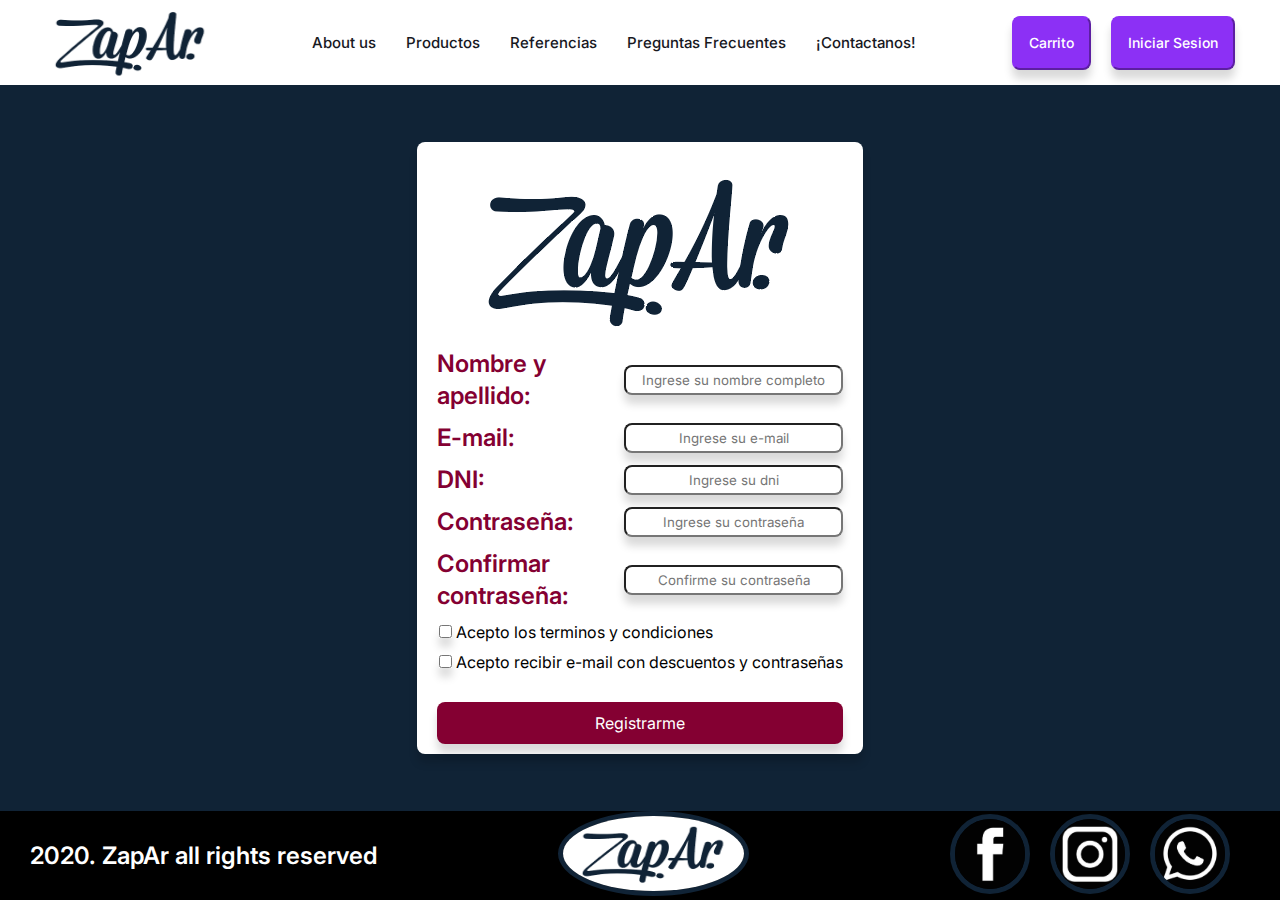
<file: Codigo ZapAr/pages/registrate.html>
<!DOCTYPE html>
<html lang="en">

<head>
    <meta charset="UTF-8">
    <meta http-equiv="X-UA-Compatible" content="IE=edge">
    <meta name="viewport" content="width=device-width, initial-scale=1.0">
    <!-- favicon -->
    <link rel="apple-touch-icon" sizes="180x180" href="../Imagenes/apple-touch-icon.png">
    <link rel="icon" type="image/png" sizes="32x32" href="../Imagenes/favicon-32x32.png">
    <link rel="icon" type="image/png" sizes="16x16" href="../Imagenes/favicon-16x16.png">
    <!--  fuentes -->
    <link rel="preconnect" href="https://fonts.googleapis.com">
    <link rel="preconnect" href="https://fonts.gstatic.com" crossorigin>
    <link href="https://fonts.googleapis.com/css2?family=Inter:wght@100;200;300;400;500;600;700;800;900&display=swap"
        rel="stylesheet">
    <!-- insertar paginas -->
    <link rel="stylesheet" href="../css/style.css" />
    <link rel="stylesheet" href="../css/formularios2.css">

    <title>ZapAr</title>
</head>

<body>
    <header>
        <nav class="header">
            <div class="logo_header">
                <a href="../index.html#Inicio"><img src="../Imagenes/Inicio.png"alt="Imagen de logo"></a>
            </div>
            <ul class="menu_header">
                <li><a href="../index.html#QuienesSomos" class="link-a-boton">About us</a></li>
                <li><a href="../index.html#ModelosDisponibles" class="link-a-boton">Productos</a></li>
                <li><a href="../index.html#ReferenciasDeClientes" class="link-a-boton">Referencias</a></li>
                <li><a href="../index.html#PreguntasFrecuentes" class="link-a-boton">Preguntas Frecuentes</a></li>
                <li><a href="../index.html#Contactanos" class="link-a-boton">¡Contactanos!</a></li>
            </ul>
            <div class="botones_header">
                <button class="botones_violetas sombra"><a href="carrito.html"
                        class="link-a-boton label_medium">Carrito</a></button>
                <button class="botones_violetas sombra"><a href="iniciar_sesion.html"
                        class="link-a-boton label_medium">Iniciar
                        Sesion</a></button>
            </div>
        </nav>
    </header>
    <section>
        <div class="section_hija sombra">
            <div class="encabezado">
                <img src="../Imagenes/Inicio.png" alt="logo">
            </div>
            <form>
                <div class="label_formularios_flex">
                    <label for="nombre_apellido" class="label_formularios_texto doble_linea">Nombre y apellido:</label>
                    <Input type="text"  class="input_style sombra" placeholder="Ingrese su nombre completo" id="nombre_apellido" name="nombre_apellido" required>
                </div>
                <div class="label_formularios_flex">
                    <label for="e-mail" class="label_formularios_texto">E-mail:</label>
                    <Input type="email"  class="input_style sombra" placeholder="Ingrese su e-mail" id="e-mail" name="e-mail" required>
                </div>
                <div class="label_formularios_flex">
                    <label for="dni" class="label_formularios_texto">DNI:</label>
                    <Input type="tel" class="input_style sombra"  placeholder="Ingrese su dni" id="dni" name="dni" required>
                </div>
                <div class="label_formularios_flex">
                    <label for="contraseña" class="label_formularios_texto">Contraseña:</label>
                    <Input type="password"  class="input_style sombra" placeholder="Ingrese su contraseña" id="contraseña" name="contraseña" required>
                </div>
                <div class="label_formularios_flex">
                    <label for="confirmacion_contraseña" class="label_formularios_texto doble_linea">Confirmar contraseña:</label>
                    <Input type="password"  class="input_style sombra" placeholder="Confirme su contraseña" id="confirmacion_contraseña" name="confirmacion_contraseña" required>
                </div>
                <div class="acepta_div">
                    <div class="acepta_style">
                        <input class="sombra" type="checkbox" name="acepta" value="1" />
                        <label for="acepta">Acepto los terminos y condiciones</label>
                    </div>
                    <div class="acepta_style">
                        <input class="sombra" type="checkbox" name="acepta_2" value="1" />
                        <label for="acepta_2">Acepto recibir e-mail con descuentos y contraseñas</label>
                    </div>
                </div>
                <div class="btn_formulario_flex">
                   <button class="sombra btn_formulario_style label_formulario_botones">Registrarme</button>
                </div>
            </form>
        </div>
    </section>

    <footer>
        <h4>2020. ZapAr all rights reserved</h4>
        <a href="../index.html#Inicio"><img src="../Imagenes/Inicio.png" alt="Imagen de logo"></a></li>
        <nav class="footer_links">
            <li><a href="https://es-la.facebook.com/" target="_blank" class="link-a-boton"><img src="../Imagenes/fb_negro.jpg" alt="logo de facebook"></a></li>
            <li><a href="https://www.instagram.com/?hl=es-la" target="_blank" class="link-a-boton"><img src="../Imagenes/ig_negro.jpg" alt="logo de instagram"></a></li>
            <li><a href="https://www.whatsapp.com/" target="_blank" class="link-a-boton"><img src="../Imagenes/wpp_negro.jpg" alt="logo de whats app"></a></li>
        </nav>
    </footer>
</body>

</html>
</file>
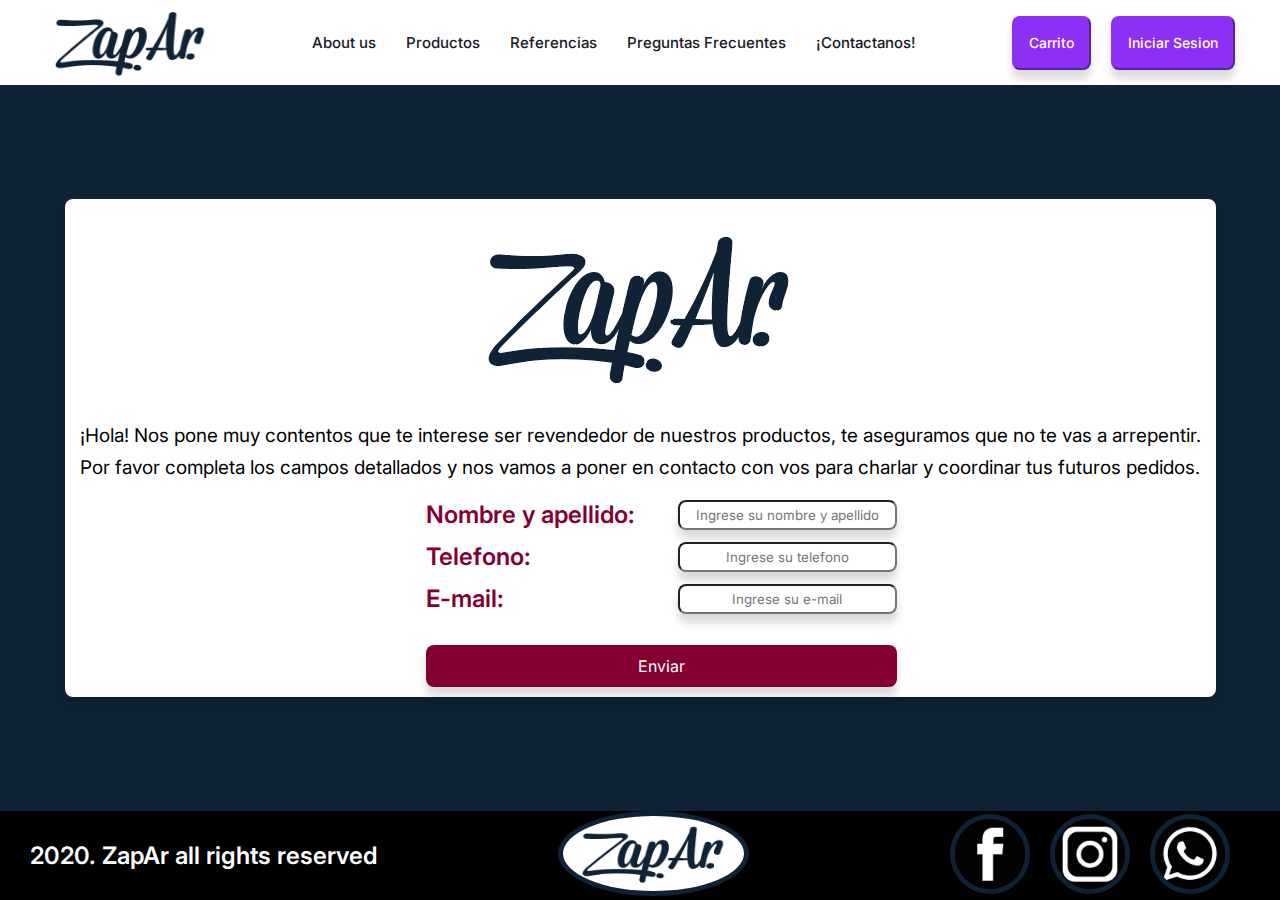
<file: Codigo ZapAr/pages/vendedores_mayoristas.html>
<!DOCTYPE html>
<html lang="en">

<head>
    <meta charset="UTF-8">
    <meta http-equiv="X-UA-Compatible" content="IE=edge">
    <meta name="viewport" content="width=device-width, initial-scale=1.0">
    <!-- favicon -->
    <link rel="apple-touch-icon" sizes="180x180" href="../Imagenes/apple-touch-icon.png">
    <link rel="icon" type="image/png" sizes="32x32" href="../Imagenes/favicon-32x32.png">
    <link rel="icon" type="image/png" sizes="16x16" href="../Imagenes/favicon-16x16.png">
    <!--  fuentes -->
    <link rel="preconnect" href="https://fonts.googleapis.com">
    <link rel="preconnect" href="https://fonts.gstatic.com" crossorigin>
    <link href="https://fonts.googleapis.com/css2?family=Inter:wght@100;200;300;400;500;600;700;800;900&display=swap"
        rel="stylesheet">
    <!-- insertar paginas -->
    <link rel="stylesheet" href="../css/style.css" />
    <link rel="stylesheet" href="../css/formularios2.css">

    <title>ZapAr</title>
</head>

<body>
    <header>
        <nav class="header">
            <div class="logo_header">
                <a href="../index.html#Inicio"><img src="../Imagenes/Inicio.png" alt="Imagen de logo"></a>
            </div>
            <ul class="menu_header">
                <li><a href="../index.html#QuienesSomos" class="link-a-boton">About us</a></li>
                <li><a href="../index.html#ModelosDisponibles" class="link-a-boton">Productos</a></li>
                <li><a href="../index.html#ReferenciasDeClientes" class="link-a-boton">Referencias</a></li>
                <li><a href="../index.html#PreguntasFrecuentes" class="link-a-boton">Preguntas Frecuentes</a></li>
                <li><a href="../index.html#Contactanos" class="link-a-boton">¡Contactanos!</a></li>
            </ul>
            <div class="botones_header">
                <button class="botones_violetas sombra"><a href="carrito.html"
                        class="link-a-boton label_medium">Carrito</a></button>
                <button class="botones_violetas sombra"><a href="iniciar_sesion.html"
                        class="link-a-boton label_medium">Iniciar
                        Sesion</a></button>
            </div>
        </nav>
    </header>
    <section>
        <div div class="section_hija sombra">
            <div  class="encabezado">
                <img src="../Imagenes/Inicio.png" alt="logo">
                <p class="encabezado_texto">
                    ¡Hola! Nos pone muy contentos que te interese ser revendedor de nuestros productos, te aseguramos
                    que no te
                    vas a arrepentir.<br>
                    Por favor completa los campos detallados y nos vamos a poner en contacto con vos para charlar y
                    coordinar
                    tus futuros pedidos.
                </p>
            </div>

            <form>
                <div class="label_formularios_flex masEspacio">
                    <label for="nombre_apellido" class="label_formularios_texto">Nombre y apellido:</label>
                    <Input type="text"  class="input_style sombra" placeholder="Ingrese su nombre y apellido" id="nombre_apellido" required>
                </div>
                <div class="label_formularios_flex masEspacio">
                    <label for="telefono" class="label_formularios_texto">Telefono:</label>
                    <Input type="tel" class="input_style sombra" placeholder="Ingrese su telefono" id="telefono" required>
                </div>
                <div class="label_formularios_flex masEspacio">
                    <label for="e-mail" class="label_formularios_texto">E-mail:</label>
                    <Input type="email" class="input_style sombra" placeholder="Ingrese su e-mail" id="e-mail" required>
                </div>
                <div class="btn_formulario_flex masEspacio">
                    <button
                    class="sombra btn_formulario_style label_formulario_botones">Enviar</button>
                </div>
            </form>
        </div>

    </section>
</body>

<footer>
    <h4>2020. ZapAr all rights reserved</h4>
    <a href="../index.html#Inicio"><img src="../Imagenes/Inicio.png" alt="Imagen de logo"></a></li>
    <nav class="footer_links">
        <li><a href="https://es-la.facebook.com/" target="_blank" class="link-a-boton"><img
                    src="../Imagenes/fb_negro.jpg" alt="logo de facebook"></a></li>
        <li><a href="https://www.instagram.com/?hl=es-la" target="_blank" class="link-a-boton"><img
                    src="../Imagenes/ig_negro.jpg" alt="logo de instagram"></a></li>
        <li><a href="https://www.whatsapp.com/" target="_blank" class="link-a-boton"><img
                    src="../Imagenes/wpp_negro.jpg" alt="logo de whats app"></a></li>
    </nav>
</footer>

</html>
</file>
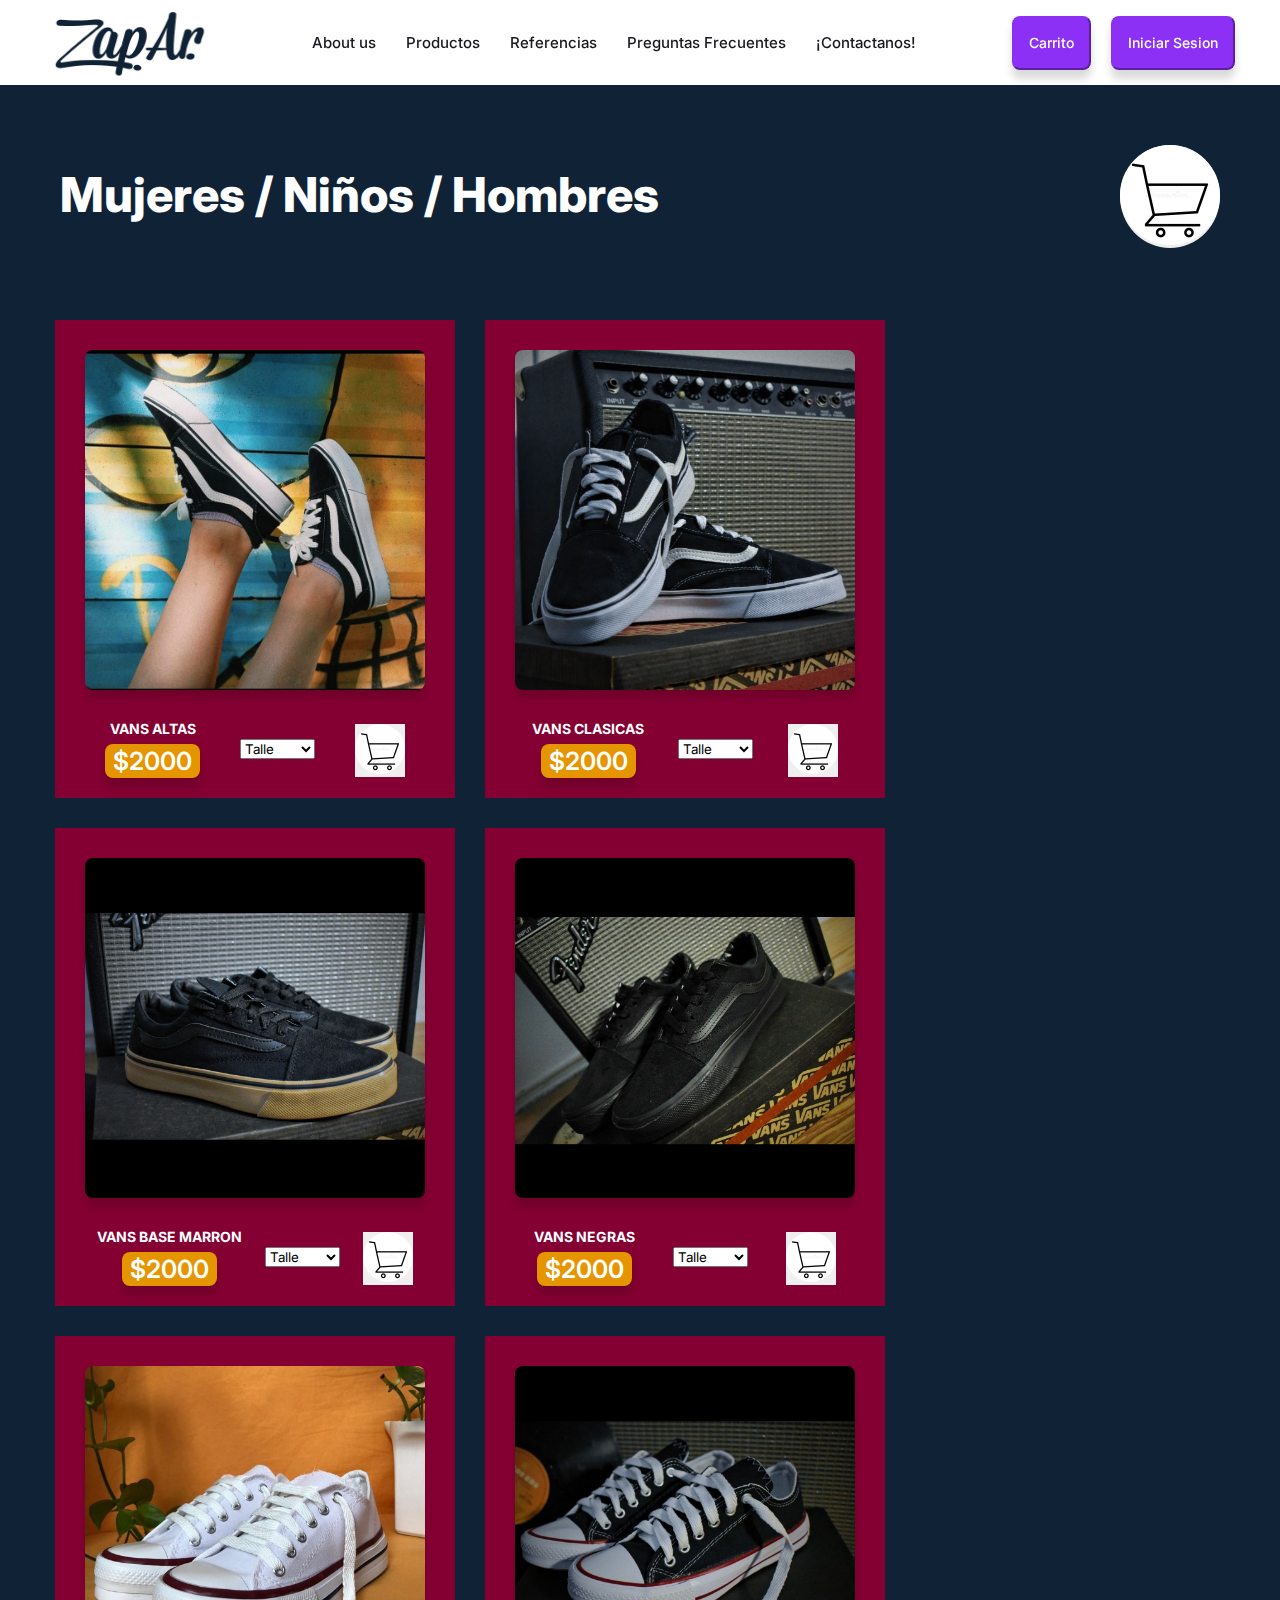
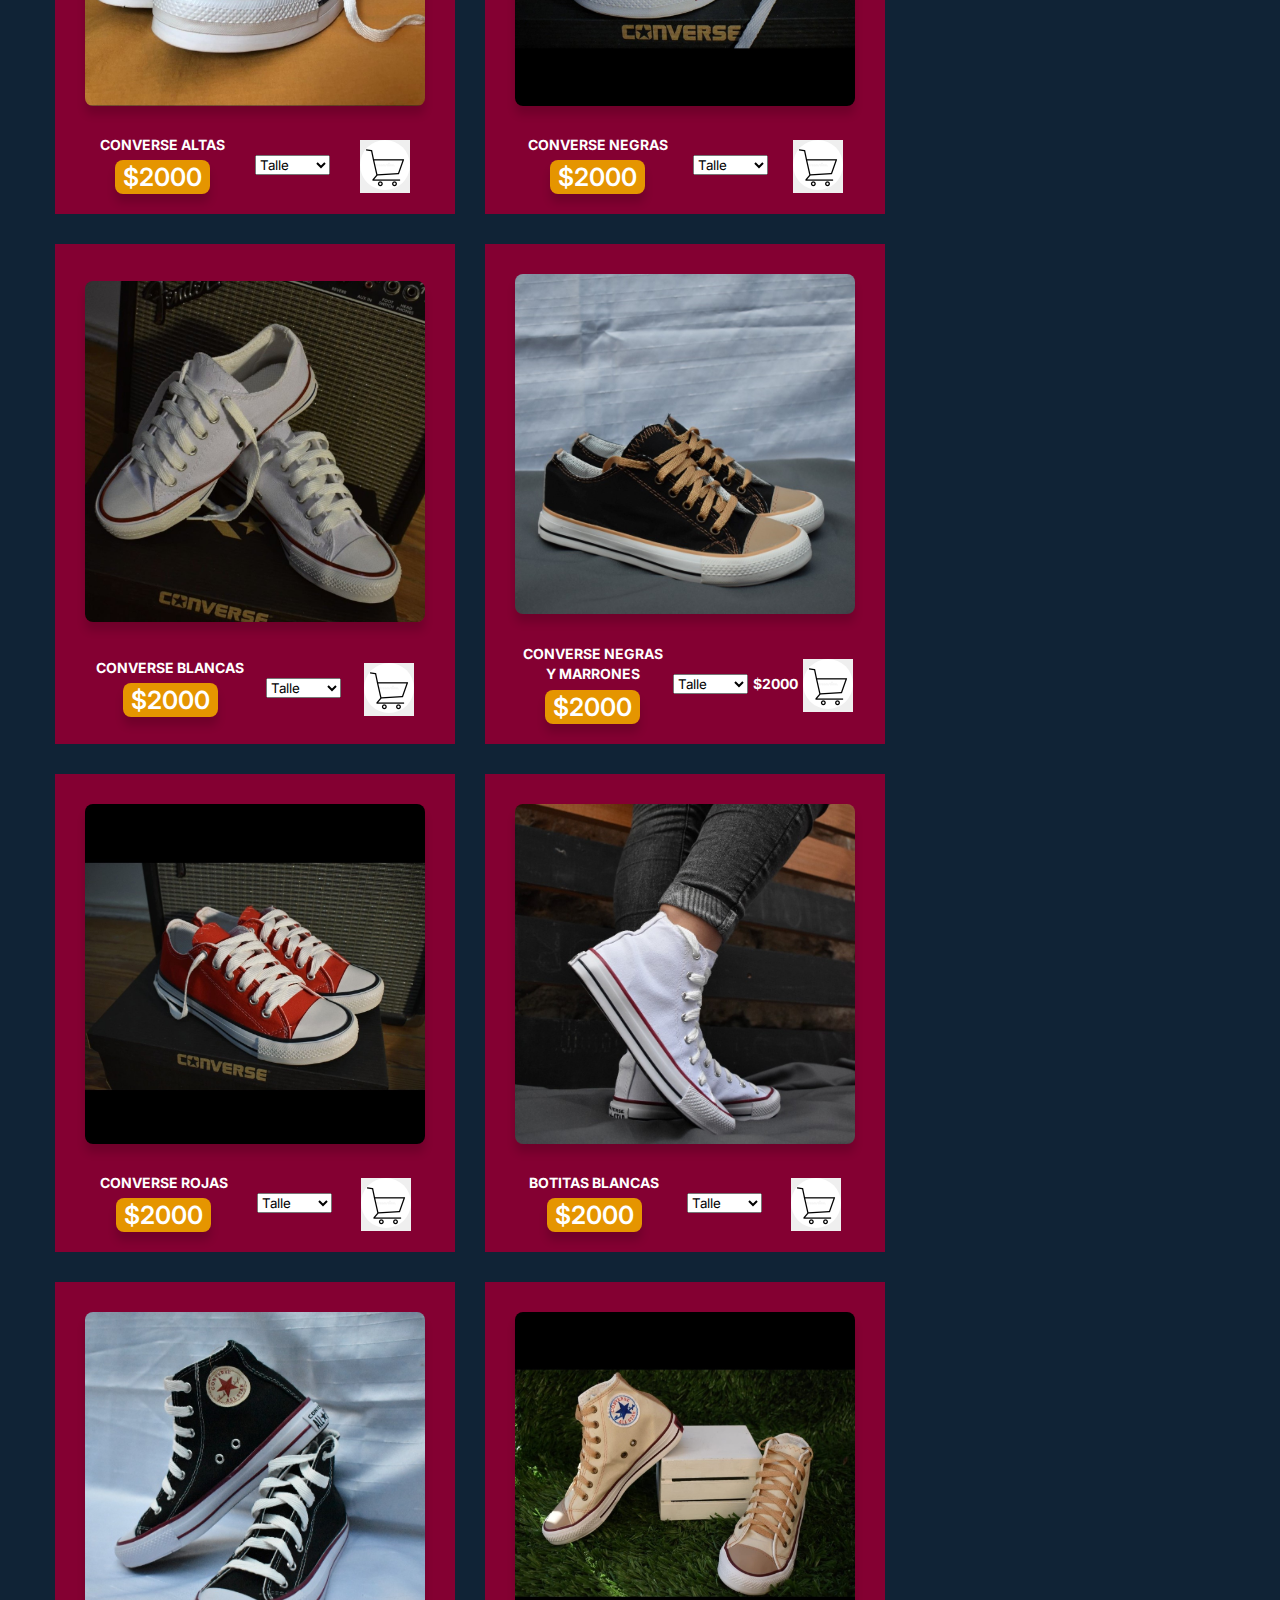
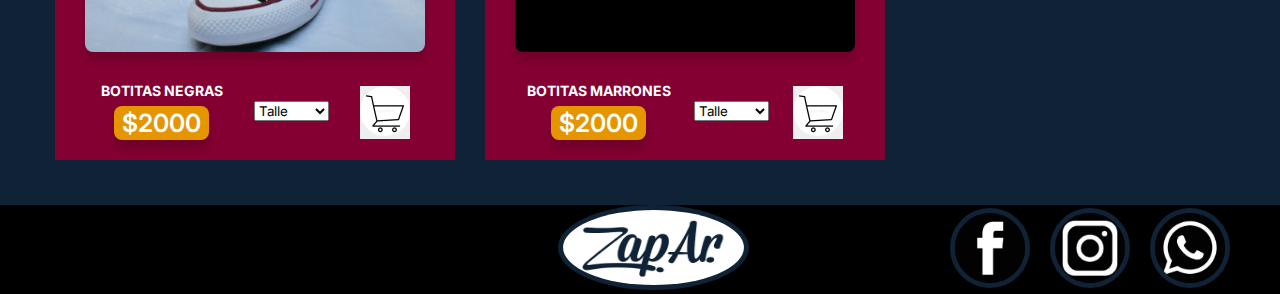
<file: Zap Ar/Codigo ZapAr/pages/carrito.html>
<!DOCTYPE html>
<html lang="en">

<head>
    <meta charset="UTF-8">
    <meta http-equiv="X-UA-Compatible" content="IE=edge">
    <meta class="viewport" content="width=device-width, initial-scale=1.0">
    <!-- favicon -->
    <link rel="apple-touch-icon" sizes="180x180" href="../Imagenes/apple-touch-icon.png">
    <link rel="icon" type="image/png" sizes="32x32" href="../Imagenes/favicon-32x32.png">
    <link rel="icon" type="image/png" sizes="16x16" href="../Imagenes/favicon-16x16.png">
    <!--  fuentes -->
    <link rel="preconnect" href="https://fonts.googleapis.com">
    <link rel="preconnect" href="https://fonts.gstatic.com" crossorigin>
    <link href="https://fonts.googleapis.com/css2?family=Inter:wght@100;200;300;400;500;600;700;800;900&display=swap"
        rel="stylesheet">
    <!-- insertar paginas -->
    <link rel="stylesheet" href="../css/style.css" />
    <link rel="stylesheet" href="../css/carrito.css">
    <!-- CSS only -->
    <link href="https://cdn.jsdelivr.net/npm/bootstrap@5.2.0-beta1/dist/css/bootstrap.min.css" rel="stylesheet" 
    integrity="sha384-0evHe/X+R7YkIZDRvuzKMRqM+OrBnVFBL6DOitfPri4tjfHxaWutUpFmBp4vmVor" crossorigin="anonymous">
    <title>ZapAr</title>
</head>

<body>
    <header>
        <nav class="header">
            <div class="logo_header">
                <a href="../index.html#Inicio"><img src="../Imagenes/Inicio.png" alt="Imagen de logo"></a>
            </div>
            <ul class="menu_header">
                <li><a href="../index.html#QuienesSomos" class="link-a-boton">About us</a></li>
                <li><a href="../index.html#ModelosDisponibles" class="link-a-boton">Productos</a></li>
                <li><a href="../index.html#ReferenciasDeClientes" class="link-a-boton">Referencias</a></li>
                <li><a href="../index.html#PreguntasFrecuentes" class="link-a-boton">Preguntas Frecuentes</a></li>
                <li><a href="../index.html#Contactanos" class="link-a-boton">¡Contactanos!</a></li>
            </ul>
            <div class="botones_header">
                <button class="botones_violetas sombra"><a href="carrito.html"
                        class="link-a-boton label_medium">Carrito</a></button>
                <button class="botones_violetas sombra"><a href="iniciar_sesion.html"
                        class="link-a-boton label_medium">Iniciar
                        Sesion</a></button>
            </div>
        </nav>
    </header>

    <div id="carrito_JS">

        
    </div>

    <div class="titulo_carrito">
        <h2>
            Mujeres / Niños / Hombres
        </h2>
        <div>
            <button id="btn_abrir"><img src="../Imagenes/icono_carrito.jpg" alt="imagen de carrito"></button>
        </div>
    </div>


    <main>
        <div class="zapas_unidad">
            <div class="foto_zapa">
                <img src="../Imagenes/Fotos_carrito/vans_altas.jpg" alt="vans altas" class="sombra">
            </div>
            <div class="zapas_descripcion text_quienesSomos_carrito">
                <div class="title_precio">
                    <span class="nombre_producto">Vans altas</span>
                    <span class="precio_producto sombra">$2000</span>
                </div>
                <select class="talle">
                    <option selected value="0" disabled>Talle</option>
                    <option value="35">35</option>
                    <option value="36">36</option>
                    <option value="37">37</option>
                    <option value="38">38</option>
                    <option value="39">39</option>
                    <option value="40">40</option>
                    <option value="41">41</option>
                    <option value="42">42</option>
                </select>
                <div class="carrito_suma">
                    <button class="btn_agregar"><img src="../Imagenes/icono_carrito.jpg"
                            alt="imagen de carrito"></button>
                </div>
            </div>
        </div>

        <div class="zapas_unidad">
            <div class="foto_zapa">
                <img src="../Imagenes/Fotos_carrito/vans_clasicas.jpg" alt="vans clasicas" class="sombra">
            </div>
            <div class="zapas_descripcion  text_quienesSomos_carrito">
                <div class="title_precio">
                    <span class="nombre_producto">Vans clasicas</span>
                    <span class="precio_producto sombra">$2000</span>
                </div>
                <select class="talle">
                    <option selected value="0" disabled>Talle</option>
                    <option value="35">35</option>
                    <option value="36">36</option>
                    <option value="37">37</option>
                    <option value="38">38</option>
                    <option value="39">39</option>
                    <option value="40">40</option>
                    <option value="41">41</option>
                    <option value="42">42</option>
                </select>
                <div class="carrito_suma">
                    <button class="btn_agregar"><img src="../Imagenes/icono_carrito.jpg" alt="imagen de carrito"></button>
                </div>
            </div>
        </div>

        <div class="zapas_unidad">
            <div class="foto_zapa">
                <img src="../Imagenes/Fotos_carrito/vans_marrones.jpg" alt="vans base marron" class="sombra">
            </div>
            <div class="zapas_descripcion  text_quienesSomos_carrito">
                <div class="title_precio">
                    <span class="nombre_producto">Vans base marron</span>
                    <span class="precio_producto sombra">$2000</span>
                </div>
                <select class="talle">
                    <option selected value="0" disabled>Talle</option>
                    <option value="35">35</option>
                    <option value="36">36</option>
                    <option value="37">37</option>
                    <option value="38">38</option>
                    <option value="39">39</option>
                    <option value="40">40</option>
                    <option value="41">41</option>
                    <option value="42">42</option>
                </select>
                <div class="carrito_suma">
                    <button class="btn_agregar"><img src="../Imagenes/icono_carrito.jpg" alt="imagen de carrito"></button>
                </div>
            </div>
        </div>

        <div class="zapas_unidad">
            <div class="foto_zapa">
                <img src="../Imagenes/Fotos_carrito/vans_negras.jpg" alt="vans negras" class="sombra">
            </div>
            <div class="zapas_descripcion  text_quienesSomos_carrito">
                <div class="title_precio">
                    <span class="nombre_producto">Vans negras</span>
                    <span class="precio_producto sombra">$2000</span>
                </div>
                <select class="talle">
                    <option selected value="0" disabled>Talle</option>
                    <option value="35">35</option>
                    <option value="36">36</option>
                    <option value="37">37</option>
                    <option value="38">38</option>
                    <option value="39">39</option>
                    <option value="40">40</option>
                    <option value="41">41</option>
                    <option value="42">42</option>
                </select>
                <div class="carrito_suma">
                    <button class="btn_agregar"><img src="../Imagenes/icono_carrito.jpg" alt="imagen de carrito"></button>
                </div>
            </div>
        </div>

        <div class="zapas_unidad">
            <div class="foto_zapa">
                <img src="../Imagenes/Fotos_carrito/converse_altas.jpg" alt="converse altas" class="sombra">
            </div>
            <div class="zapas_descripcion  text_quienesSomos_carrito">
                <div class="title_precio">
                    <span class="nombre_producto">Converse altas</span>
                    <span class="precio_producto sombra">$2000</span>
                </div>
                <select class="talle">
                    <option selected value="0" disabled>Talle</option>
                    <option value="35">35</option>
                    <option value="36">36</option>
                    <option value="37">37</option>
                    <option value="38">38</option>
                    <option value="39">39</option>
                    <option value="40">40</option>
                    <option value="41">41</option>
                    <option value="42">42</option>
                </select>
                <div class="carrito_suma">
                    <button class="btn_agregar"><img src="../Imagenes/icono_carrito.jpg" alt="imagen de carrito"></button>
                </div>
            </div>
        </div>

        <div class="zapas_unidad">
            <div class="foto_zapa">
                <img src="../Imagenes/Fotos_carrito/converse_negras.jpg" alt="converse negras" class="sombra">
            </div>
            <div class="zapas_descripcion  text_quienesSomos_carrito">
                <div class="title_precio">
                    <span class="nombre_producto">Converse negras</span>
                    <span class="precio_producto sombra">$2000</span>
                </div>
                <select class="talle">
                    <option selected value="0" disabled>Talle</option>
                    <option value="35">35</option>
                    <option value="36">36</option>
                    <option value="37">37</option>
                    <option value="38">38</option>
                    <option value="39">39</option>
                    <option value="40">40</option>
                    <option value="41">41</option>
                    <option value="42">42</option>
                </select>
                <div class="carrito_suma">
                    <button class="btn_agregar"><img src="../Imagenes/icono_carrito.jpg" alt="imagen de carrito"></button>
                </div>
            </div>
        </div>

        <div class="zapas_unidad">
            <div class="foto_zapa">
                <img src="../Imagenes/Fotos_carrito/converse_blancas.jpg" alt="converse blancas" class="sombra">
            </div>
            <div class="zapas_descripcion  text_quienesSomos_carrito">
                <div class="title_precio">
                    <span class="nombre_producto">Converse blancas</span>
                    <span class="precio_producto sombra">$2000</span>
                </div>
                <select class="talle">
                    <option selected value="0" disabled>Talle</option>
                    <option value="35">35</option>
                    <option value="36">36</option>
                    <option value="37">37</option>
                    <option value="38">38</option>
                    <option value="39">39</option>
                    <option value="40">40</option>
                    <option value="41">41</option>
                    <option value="42">42</option>
                </select>
                <div class="carrito_suma">
                    <button class="btn_agregar"><img src="../Imagenes/icono_carrito.jpg" alt="imagen de carrito"></button>
                </div>
            </div>
        </div>

        <div class="zapas_unidad">
            <div class="foto_zapa">
                <img src="../Imagenes/Fotos_carrito/converse_marrones_negras.jpg" alt="converse negras y marrones"
                    class="sombra">
            </div>
            <div class="zapas_descripcion  text_quienesSomos_carrito">
                <div class="title_precio">
                    <span class="nombre_producto doble_linea_carrito">Converse negras y marrones</span>
                    <span class="precio_producto sombra">$2000</span>
                </div>
                <select class="talle">
                    <option selected value="0" disabled>Talle</option>
                    <option value="35">35</option>
                    <option value="36">36</option>
                    <option value="37">37</option>
                    <option value="38">38</option>
                    <option value="39">39</option>
                    <option value="40">40</option>
                    <option value="41">41</option>
                    <option value="42">42</option>
                </select>
                <div>
                    <span>$2000</span>
                </div>
                <div class="carrito_suma">
                    <button class="btn_agregar"><img src="../Imagenes/icono_carrito.jpg" alt="imagen de carrito"></button>
                </div>
            </div>
        </div>

        <div class="zapas_unidad">
            <div class="foto_zapa">
                <img src="../Imagenes/Fotos_carrito/converse_rojas.jpg" alt="converse rojas" class="sombra">
            </div>
            <div class="zapas_descripcion  text_quienesSomos_carrito">
                <div class="title_precio">
                    <span class="nombre_producto">Converse rojas</span>
                    <span class="precio_producto sombra">$2000</span>
                </div>
                <select class="talle">
                    <option selected value="0" disabled>Talle</option>
                    <option value="35">35</option>
                    <option value="36">36</option>
                    <option value="37">37</option>
                    <option value="38">38</option>
                    <option value="39">39</option>
                    <option value="40">40</option>
                    <option value="41">41</option>
                    <option value="42">42</option>
                </select>
                <div class="carrito_suma">
                    <button class="btn_agregar"><img src="../Imagenes/icono_carrito.jpg" alt="imagen de carrito"></button>
                </div>
            </div>
        </div>

        <div class="zapas_unidad">
            <div class="foto_zapa">
                <img src="../Imagenes/Fotos_carrito/botitas_blancas.jpg" alt="botitas converse blancas" class="sombra">
            </div>
            <div class="zapas_descripcion  text_quienesSomos_carrito">
                <div class="title_precio">
                    <span class="nombre_producto">Botitas blancas</span>
                    <span class="precio_producto sombra">$2000</span>
                </div>
                <select class="talle">
                    <option selected value="0" disabled>Talle</option>
                    <option value="35">35</option>
                    <option value="36">36</option>
                    <option value="37">37</option>
                    <option value="38">38</option>
                    <option value="39">39</option>
                    <option value="40">40</option>
                    <option value="41">41</option>
                    <option value="42">42</option>
                </select>
                <div class="carrito_suma">
                    <button class="btn_agregar"><img src="../Imagenes/icono_carrito.jpg" alt="imagen de carrito"></button>
                </div>
            </div>
        </div>

        <div class="zapas_unidad">
            <div class="foto_zapa">
                <img src="../Imagenes/Fotos_carrito/botitas_negras.jpg" alt="botitas converse negras" class="sombra">
            </div>
            <div class="zapas_descripcion  text_quienesSomos_carrito">
                <div class="title_precio">
                    <span class="nombre_producto">Botitas negras</span>
                    <span class="precio_producto sombra">$2000</span>
                </div>
                <select class="talle">
                    <option selected value="0" disabled>Talle</option>
                    <option value="35">35</option>
                    <option value="36">36</option>
                    <option value="37">37</option>
                    <option value="38">38</option>
                    <option value="39">39</option>
                    <option value="40">40</option>
                    <option value="41">41</option>
                    <option value="42">42</option>
                </select>
                <div class="carrito_suma">
                    <button class="btn_agregar"><img src="../Imagenes/icono_carrito.jpg" alt="imagen de carrito"></button>
                </div>
            </div>
        </div>

        <div class="zapas_unidad">
            <div class="foto_zapa">
                <img src="../Imagenes/Fotos_carrito/botitas_marrones.jpg" alt="botitas converse marrones"
                    class="sombra">
            </div>
            <div class="zapas_descripcion  text_quienesSomos_carrito">
                <div class="title_precio">
                    <span class="nombre_producto">Botitas marrones</span>
                    <span class="precio_producto sombra">$2000</span>
                </div>
                <select class="talle">
                    <option selected value="0" disabled>Talle</option>
                    <option value="35">35</option>
                    <option value="36">36</option>
                    <option value="37">37</option>
                    <option value="38">38</option>
                    <option value="39">39</option>
                    <option value="40">40</option>
                    <option value="41">41</option>
                    <option value="42">42</option>
                </select>
                <div class="carrito_suma">
                    <button class="btn_agregar"><img src="../Imagenes/icono_carrito.jpg" alt="imagen de carrito"></button>
                </div>
            </div>
        </div>
    </main>


    <footer>
        <h4>2020. ZapAr all rights reserved</h4>
        <a href="../index.html#Inicio"><img src="../Imagenes/Inicio.png" alt="Imagen de logo"></a></li>
        <nav class="footer_links">
            <li><a href="https://es-la.facebook.com/" target="_blank" class="link-a-boton"><img
                        src="../Imagenes/fb_negro.jpg" alt="logo de facebook"></a></li>
            <li><a href="https://www.instagram.com/?hl=es-la" target="_blank" class="link-a-boton"><img
                        src="../Imagenes/ig_negro.jpg" alt="logo de instagram"></a></li>
            <li><a href="https://www.whatsapp.com/" target="_blank" class="link-a-boton"><img
                        src="../Imagenes/wpp_negro.jpg" alt="logo de whats app"></a></li>
        </nav>
    </footer>

   
    <script src="https://code.jquery.com/jquery-3.6.0.js" integrity="sha256-H+K7U5CnXl1h5ywQfKtSj8PCmoN9aaq30gDh27Xc0jk=" 
    crossorigin="anonymous"></script>
    <!-- JavaScript Bundle with Popper -->
    <script src="https://cdn.jsdelivr.net/npm/bootstrap@5.2.0-beta1/dist/js/bootstrap.bundle.min.js" 
    integrity="sha384-pprn3073KE6tl6bjs2QrFaJGz5/SUsLqktiwsUTF55Jfv3qYSDhgCecCxMW52nD2" crossorigin="anonymous"></script>
    <script src="../JavaScript.js/carrito.js"></script>
</body>

</html>
</file>
<file: Codigo ZapAr/css/style.css>
* {
  Margin: 0px;
  padding: 0px;
  box-sizing: border-box;
  font-family: 'Inter';
}

html {
  height: 100%;
}

body {
  padding-bottom: 0px;
  margin-top: 0%;
  min-height: 100vh;
  overflow-x: hidden;
}

li {
  list-style-type: none;
}

/* CLASES GENERALES */
.botones_violetas {
  margin: 10px 10px 10px 10px;
  padding: 15px 15px 15px 15px;
  background: #8C30F5;
  border-radius: 6px;
  border-color: #8C30F5;
}

.link-a-boton {
  text-decoration: none;
  outline: none;
  color: white;
}

.sombra {
  border-radius: 8px;
  box-shadow: 0 9px 9px 0 rgba(0, 0, 0, 0.15);
}

/* Titulos, subtitulos y parrafos*/
h1 {
  width: 540px;
  height: 196px;
  font-family: 'Inter', sans-serif;
  font-style: normal;
  font-weight: 800;
  font-size: 100px;
  line-height: 110px;
  color: #102336;
}

h2 {
  font-family: 'Inter';
  font-style: normal;
  font-weight: 800;
  font-size: 48px;
  line-height: 50px;
  color: #102336;
}

h4 {
  font-family: 'Inter';
  font-style: normal;
  font-weight: 600;
  font-size: 24px;
  line-height: 32px;
  text-align: center;
}

sub {
  font-family: 'Inter';
  font-style: normal;
  font-weight: 400;
  font-size: 18px;
  line-height: 32px;
  color: #102336;
}

strong {
  font-family: 'Inter';
  font-style: normal;
  font-weight: 700;
  font-size: 28px;
  line-height: 40px;
  text-align: center;
  color: #18191F;
}

p {
  font-family: 'Inter';
  font-style: normal;
  font-weight: 400;
  font-size: 14px;
  line-height: 24px;
}

.label_medium {
  font-family: 'Inter';
  font-style: normal;
  font-weight: 500;
  font-size: 14px;
  line-height: 20px;
  color: #FFFFFF;
}

.label_large {
  font-family: 'Inter';
  font-style: normal;
  font-weight: 500;
  font-size: 16px;
  line-height: 17px;
}

.text_quienesSomos_carrito {
  font-family: 'Inter';
  font-style: normal;
  font-weight: 700;
  font-size: 14px;
  line-height: 18px;
  text-transform: uppercase;
  color: #FFFFFF;
}


/*Organizacion de secciones*/
body {
  display: flex;
  flex-direction: column;
}

main {
  display: flex;
  flex-direction: column;
  margin-left: 40px;
}

/* HEADER */
header {
  position: sticky;
  top: 0%;
  width: 100%;
  background-color: #FFFFFF;
}

.header {
  display: flex;
  justify-content: space-around;
  align-items: center;
}

/* header logo */
.header .logo_header {
  width: 191px;
  height: 85px;
}

.header .logo_header img {
  width: 100%;
  height: 100%;
}

/* header menu */
.header .menu_header {
  display: flex;
  flex-wrap: nowrap;
}

.header .menu_header li a {
  margin: 0 15px;
  padding: 0px;
  /*   Propiedades de fuente y tamaño */
  font-family: 'Inter';
  font-style: normal;
  font-weight: 500;
  font-size: 15px;
  line-height: 20px;
  color: #18191F;
}

/* header botones */
.botones_header {
  display: flex;
  flex-wrap: nowrap;
}

/* INICIO */
#Inicio {
  display: flex;
  width: 100%;
  height: 100vh;
  align-items: center;
  justify-content: space-between;
}

/* Encabezados */
.encabezados {
  display: flex;
  flex-direction: column;
  width: 50%;
  height: 100%;
  margin-left: 40px;
  padding-top: 150px;
}

.encabezados h1, sub {
  width: 100%;
  margin-bottom: 30px;
}

.encabezados button {
  width: 20%;
  height: 50px;
}

/* Imagenes de portada */
.imagenes_portada {
  background-color: #840032ff;
  width: 640px;
  height: 640px;
  border-radius: 50%;
  margin-top: -100px;
  margin-right: -98px;
}

.imagenes_portada img {
  width: 250px;
  height: 250px;
  border-radius: 50%;
}

.zapas_converse_blancas {
  margin-left: 350px;
  margin-top: -70px;
}

.zapas_botitas {
  margin-top: -70px;
}

/* ¿QUIENES SOMOS? */
#QuienesSomos {
  display: flex;
  flex-wrap: nowrap;
  height: 90vh;
}

/* encabezado */
.encabezado_1 {
  background-color: #840032;
  height: 100%;
  width: 70%;
  display: flex;
  flex-direction: column;
  flex-wrap: nowrap;
  align-items: center;
  border-radius: 50px;
  margin-right: 10px;
}

.encabezado_1 h2 {
  text-align: center;
  padding: 20px 0px 20px 0px;
}

.encabezado_1 img {
  height: 70%;
  width: 80%;
  border-radius: 10px;
}

/* cuadritos de texto */
#QuienesSomos aside {
  display: flex;
  flex-direction: column;
  flex-wrap: nowrap;
  justify-content: space-around;
  padding-left: 20px;
}

#QuienesSomos aside div {
  background-color: #e59500ff;
  width: 50%;
  border-radius: 20px;
  text-align: center;
  color: #FFFFFF;
}

#QuienesSomos aside div h4, p {
  margin: 10px;
  padding: 5px;
}

#nuestro_objetivo {
  margin-left: 420px;
  background-color: #102336;
}

/* MODELOS DISPONIBLES */

#ModelosDisponibles {
  margin-top: 60px;
  margin-bottom: 30px;
}

/* titulo */
#ModelosDisponibles h2 {
  padding: 40px;
}

/* posicionamiento de imagenes */
#ModelosDisponibles div {
  padding: 70px;
  margin: 50px;
  height: 1300px;
}

#img1 {
  position: static;
  width: 336.49px;
  height: 294.44px;
  margin: 0px 0px -11px 54px;
}

#img2 {
  position: static;
  width: 732.97px;
  height: 319.92px;
  margin: -644px 111px 544px 409px
}

#img3 {
  position: static;
  width: 355.81px;
  height: 209px;
  margin: 0px 0px 84px -358px;
}

#img4 {
  position: static;
  width: 744.15px;
  height: 552.21px;
  margin: -322px 0px 79px -11px
}

#img5 {
  position: static;
  width: 371.06px;
  height: 649px;
  margin: -11px;
}

#img6 {
  position: static;
  width: 355.81px;
  height: 647.98px;
  margin: -514px 0px 332px 50px;
}

/* REFERENCIAS DE CLIENTES */

#ReferenciasDeClientes {
  margin: 40px;
}

/* titulo */
.encabezado_2 {
  text-align: center;
  margin-bottom: 40px;
}

.encabezado_2 h2 {
  margin-bottom: 15px;
}

/* texto de las refes */
.todas_las_referencias {
  display: flex;
  flex-flow: row nowrap;
  justify-content: space-between;
}

.referencias_por_separado {
  width: 30%;
}

.testimonios {
  background-color: #e59500ff;
  text-align: center;
  padding: 20px;
}

.testimonios_1 {
  background-color: #102336ff;
  text-align: center;
  padding: 20px;
  color: #FFFFFF;
}

.triangulo_1 {
  width: 0;
  height: 0;
  border-top: 40px solid #102336ff;
  border-left: 20px solid transparent;
  border-right: 20px solid transparent;
  margin: -13px 0px 0px 245px
}

.triangulo {
  width: 0;
  height: 0;
  border-top: 40px solid #e59500ff;
  border-left: 20px solid transparent;
  border-right: 20px solid transparent;
  margin: -13px 0px 0px 245px
}

/* informacion de los clientes */
.persona {
  display: flex;
  flex-flow: column nowrap;
  align-items: center;
  justify-content: space-between;
}

.persona span {
  margin: 20px;
  font-family: 'Inter';
  font-style: normal;
  font-weight: 700;
  font-size: 18px;
  line-height: 28px;
}

.persona div {
  height: 100px;
  width: 100px;
}

.persona div img {
  width: 100%;
  height: 100%;
  border-radius: 50%;
}

/* PREGUNTAS FRECUENTES */
#PreguntasFrecuentes {
  margin: 40px;
  text-align: center;
}

#PreguntasFrecuentes h2 {
  margin-bottom: 40px;
}

.preguntas {
  display: flex;
  flex-direction: row;
  flex-wrap: wrap;
  justify-content: space-around;
}

.preguntas div {
  width: 500px;
  margin: 20px;
  padding: 20px;
  background-color: #840032;
  color: #FFFFFF;
}

/* boton  */
#PreguntasFrecuentes button {
  border: #102336ff solid 5px;
  margin-top: 20px;
  padding: 15px;
}

#PreguntasFrecuentes button a {
  text-decoration: none;
  outline: none;
  color: #102336ff;
  padding: 10px;
}

/* CONTACTANOS */
#Contactanos {
  margin: 40px;
  text-align: center;
}

.contactanos {
  position: relative;
  display: flex;
  flex-flow: row nowrap;
  justify-content: space-around;
  align-items: center;
  margin-top: 60px;
  height: 500px;
}

.contactanos_1 {
  display: flex;
  flex-flow: column nowrap;
  justify-content: space-around;
  height: 300px;
  width: 500px;

  z-index: 2;
}

.circulo {
  display: flex;
  flex-direction: column;
  justify-content: space-around;
  align-items: center;
  width: 500px;
  height: 500px;
  border-radius: 50%;
  background-color: #840032;

  position: absolute;
  z-index: 1;
}

.circulo img {
  width: 100px;
  height: 100px;
  border-radius: 50%;
}

/* FOOTER */
footer {
  display: flex;
  flex-flow: row wrap;
  justify-content: space-between;
  align-items: center;
  bottom: 0;
  width: 100%;
  margin-top: 30px;
  padding: 0px 30px 0px 30px;
  background-color: #102336;
}

footer nav {
  display: flex;
  flex-flow: row nowrap;

}

.footer_links img {
  width: 80px;
  height: 80px;
  border-radius: 50%;
}

footer img {
  width: 191px;
  height: 85px;
  border: #102336 5px solid;
  border-radius: 50%;
  margin-right: 20px;
}
</file>
<file: Codigo ZapAr/css/carrito.css>
img {
    width: 100%;
}

body {
    background-color: #102336ff !important;
}

footer {
    border-top: #FFFFFF solid 1px;
    border-bottom: #FFFFFF solid 3px;
    background-color: black;
    border: black;
}


/* ENCABEZADO DE LA PAGINA */
.titulo_carrito {
    margin: 20px 20px 20px 45px;
}

.titulo_carrito a {
    font-family: 'Inter';
    font-style: normal;
    font-weight: 400;
    font-size: 20px;
    line-height: 18px;
    color: #FFFFFF;
    background-color: #e59500ff;
    border: #FFFFFF;

}

/* DISEÑO DEL CONTENEDOR DE TODOS LOS PRODUCTOS */
main {
    display: flex;
    flex-flow: row wrap;
}

/* DISEÑO DE CADA PRODUCTO Y SUS ELEMENTOS */
.zapas_unidad {
    display: flex;
    flex-flow: column nowrap;
    justify-content: space-evenly;
    background-color: #840032ff;
    margin: 15px;
}

.foto_zapa {
    width: 400px;
    height: 400px;
    padding: 30px 30px 0px 30px;
}

.zapas_descripcion {
    display: flex;
    flex-flow: row nowrap;
    align-items: center;
    justify-content: space-around;
    padding: 0px 30px 10px 30px;
    margin-bottom: 10px;
}


.doble_linea_carrito {
    display: block;
    width: 150px;
    text-align: center;
    line-height: 20px;
}

.title_precio {
    display: block;
    display: flex;
    flex-direction: column;
    justify-content: space-between;
    align-items: center;
    text-align: center;
}

.precio_producto {
    /*estilo de texto */
    font-family: 'Inter';
    font-style: normal;
    font-weight: 600;
    font-size: 25px;
    line-height: 18px;
    text-transform: uppercase;
    background-color: #e59500ff;
    color: #FFFFFF;
    padding: 8px;
    margin-top: 6px;
    width: min-content;
}

select {
    width: 75px;
}

.btn_agregar {
    border: none;
    width: 50px;
    height: 50px;
}


/* JAVASCRIPT SECCION */

/* modelos disponibles */
/* .modelos_container {
    background-color: rgba(0, 0, 0, 0.681);
    height: max-content;
    width: max-content;
    position: fixed;
    border-radius: 10px;
}

.modelos_container ul {
    display: flex;
    flex-flow: column nowrap;
    margin: 10px;
    padding: 15px;
    font-family: 'Inter';
    font-style: normal;
    font-weight: 500;
    font-size: 20px;

}

.modelos_container ul li {
    padding: 5px;
} */

/* carrito */
.carrito_JS_container {
    height: 80vh;
    width: 100vw;
    display: flex;
    justify-content: center;
}

.carrito_JS_contente {
    background-color: #FFFFFF;
    width: 70%;
    padding: 30px;
    border-radius: 10px;
    text-align: center;
    display: flex;
    flex-flow: column nowrap;
    justify-content: space-between;
}

/* seccion de abajo del contenido (total, comprar,etc) */
.bottom_carrito {
    display: flex;
    flex-flow: column nowrap;
}

.bottom_carrito_total {
    display: flex;
    flex-flow: row nowrap;
    justify-content: space-between;
    align-items: center;
    margin: 10px;
}

.bottom_carrito_total div {
    border: black 3px solid;
    width: 20%;
    height: 70px;
    color: black;
    text-align: left;
    padding: 10px;
}

/* modelos,cantidad,precio,talles */
.carrito_JS_description {
    margin: 20px;
}

.table__cantidad>input {
    width: 40px;
    font-size: 16px;
    font-weight: 700;
    margin-right: 5px;
    margin-top: -10px;
}

.table__cantidad>button {
    width: 37px;
    height: 30px;
    background-color: #8C30F5;
    border: none;
    color: #FFFFFF;
    font-weight: 700;
    text-align: center;
}
</file>
<file: Codigo ZapAr/css/formularios2.css>
/* CALSES GENERALES */
body{
    height: 100%;
}

/* divs contenedores */
section {
    display: flex;
    justify-content: center;
    background-color: #102336ff;
    align-items: center;
    height: 100%;
}

.section_hija {
    background-color: white;
    display: flex;
    flex-flow: column nowrap;
    justify-content: space-around;
    align-items: center;
    margin: 40px;
}

.encabezado {
    display: flex;
    flex-flow: column;
    justify-content: center;
    align-items: center;
    /*     padding: 10px; */
    padding: 10px 0px 0px 0px;

}

/* formularios */
form {
    display: flex;
    flex-flow: column nowrap;
    justify-content: space-between;
    padding: 0px 20px 0px 20px;
}

/* contenedor de inputs */
.label_formularios_flex {
    display: flex;
    flex-flow: row nowrap;
    align-items: center;
    justify-content: space-between;
    width: 100%;
    margin-bottom: 10px;
}

/* caja de ingreso */
.input_style {
    height: 30px;
    text-align: center;
}

/* boton de tilde */
.acepta_style {
    margin: 0px 0px 10px 2px;
}

/* botones */
.btn_formulario_flex {
    display: flex;
    flex-flow: column nowrap;
    width: 100%;
    margin-top: 20px;
}

.btn_formulario_style {
    background-color: #840032;
    color: white;
    border: #840032;
    margin-bottom: 10px;
    height: 100%;
    padding: 5px;
}

/* contenedor de inputs */
/* formularios */

/* footer */
footer {
    background-color: black;
    margin-top: 0%;
}

footer h4 {
    color: white;
}

/* ESTILOS DE TEXTO */

.label_formularios_texto {
    font-family: 'Inter';
    font-style: normal;
    font-weight: 600;
    font-size: 24px;
    line-height: 32px;
    color: #840032;
}

.label_formulario_botones {
    font-family: 'Inter';
    font-style: normal;
    font-weight: 400;
    font-size: 16px;
    line-height: 32px;
    text-align: center;
    color: white;
}

.encabezado_texto {
    font-family: 'Inter';
    font-style: normal;
    font-weight: 400;
    font-size: 19px;
    line-height: 32px;
    text-align:center
    
}

/* iNICIAR sESION */

.doble_linea {
    display: block;
    width: 150px;
}

/* CONSULTAS */
.datos_flex_padre{
    display: flex;
    flex-flow: column nowrap;
    width: 100%;
    justify-content: center;
}

.textArea_style textarea{
    text-align: center;
}

/* VENDEDORES MAYORISTAS */
.masEspacio{
    width: 110%;
}
</file>
<file: Zap Ar/Codigo ZapAr/css/style.css>
* {
  Margin: 0px;
  padding: 0px;
  box-sizing: border-box;
  font-family: 'Inter';
}

html {
  height: 100%;
}

body {
  padding-bottom: 0px;
  margin-top: 0%;
  min-height: 100vh;
  overflow-x: hidden;
}

li {
  list-style-type: none;
}

/* CLASES GENERALES */
.botones_violetas {
  margin: 10px 10px 10px 10px;
  padding: 15px 15px 15px 15px;
  background: #8C30F5;
  border-radius: 6px;
  border-color: #8C30F5;
}

.link-a-boton {
  text-decoration: none;
  outline: none;
  color: white;
}

.sombra {
  border-radius: 8px;
  box-shadow: 0 9px 9px 0 rgba(0, 0, 0, 0.15);
}

/* Titulos, subtitulos y parrafos*/
h1 {
  width: 540px;
  height: 196px;
  font-family: 'Inter', sans-serif;
  font-style: normal;
  font-weight: 800;
  font-size: 100px;
  line-height: 110px;
  color: #102336;
}

h2 {
  font-family: 'Inter';
  font-style: normal;
  font-weight: 800;
  font-size: 48px;
  line-height: 50px;
  color: #102336;
}

h4 {
  font-family: 'Inter';
  font-style: normal;
  font-weight: 600;
  font-size: 24px;
  line-height: 32px;
  text-align: center;
}

sub {
  font-family: 'Inter';
  font-style: normal;
  font-weight: 400;
  font-size: 18px;
  line-height: 32px;
  color: #102336;
}

strong {
  font-family: 'Inter';
  font-style: normal;
  font-weight: 700;
  font-size: 28px;
  line-height: 40px;
  text-align: center;
  color: #18191F;
}

p {
  font-family: 'Inter';
  font-style: normal;
  font-weight: 400;
  font-size: 14px;
  line-height: 24px;
}

.label_medium {
  font-family: 'Inter';
  font-style: normal;
  font-weight: 500;
  font-size: 14px;
  line-height: 20px;
  color: #FFFFFF;
}

.label_large {
  font-family: 'Inter';
  font-style: normal;
  font-weight: 500;
  font-size: 16px;
  line-height: 17px;
}

.text_quienesSomos_carrito {
  font-family: 'Inter';
  font-style: normal;
  font-weight: 700;
  font-size: 14px;
  line-height: 18px;
  text-transform: uppercase;
  color: #FFFFFF;
}


/*Organizacion de secciones*/
body {
  display: flex;
  flex-direction: column;
}

main {
  display: flex;
  flex-direction: column;
  margin-left: 40px;
}

/* HEADER */
header {
  position: sticky;
  top: 0%;
  width: 100%;
  background-color: #FFFFFF;
}

.header {
  display: flex;
  justify-content: space-around;
  align-items: center;
}

/* header logo */
.header .logo_header {
  width: 191px;
  height: 85px;
}

.header .logo_header img {
  width: 100%;
  height: 100%;
}

/* header menu */
.header .menu_header {
  display: flex;
  flex-wrap: nowrap;
}

.header .menu_header li a {
  margin: 0 15px;
  padding: 0px;
  /*   Propiedades de fuente y tamaño */
  font-family: 'Inter';
  font-style: normal;
  font-weight: 500;
  font-size: 15px;
  line-height: 20px;
  color: #18191F;
}

/* header botones */
.botones_header {
  display: flex;
  flex-wrap: nowrap;
}

/* INICIO */
#Inicio {
  display: flex;
  width: 100%;
  height: 100vh;
  align-items: center;
  justify-content: space-between;
}

/* Encabezados */
.encabezados {
  display: flex;
  flex-direction: column;
  width: 50%;
  height: 100%;
  margin-left: 40px;
  padding-top: 150px;
}

.encabezados h1, sub {
  width: 100%;
  margin-bottom: 30px;
}

.encabezados button {
  width: 20%;
  height: 50px;
}

/* Imagenes de portada */
.imagenes_portada {
  background-color: #840032ff;
  width: 640px;
  height: 640px;
  border-radius: 50%;
  margin-top: -100px;
  margin-right: -98px;
}

.imagenes_portada img {
  width: 250px;
  height: 250px;
  border-radius: 50%;
}

.zapas_converse_blancas {
  margin-left: 350px;
  margin-top: -70px;
}

.zapas_botitas {
  margin-top: -70px;
}

/* ¿QUIENES SOMOS? */
#QuienesSomos {
  display: flex;
  flex-wrap: nowrap;
  height: 90vh;
}

/* encabezado */
.encabezado_1 {
  background-color: #840032;
  height: 100%;
  width: 70%;
  display: flex;
  flex-direction: column;
  flex-wrap: nowrap;
  align-items: center;
  border-radius: 50px;
  margin-right: 10px;
}

.encabezado_1 h2 {
  text-align: center;
  padding: 20px 0px 20px 0px;
}

.encabezado_1 img {
  height: 70%;
  width: 80%;
  border-radius: 10px;
}

/* cuadritos de texto */
#QuienesSomos aside {
  display: flex;
  flex-direction: column;
  flex-wrap: nowrap;
  justify-content: space-around;
  padding-left: 20px;
}

#QuienesSomos aside div {
  background-color: #e59500ff;
  width: 50%;
  border-radius: 20px;
  text-align: center;
  color: #FFFFFF;
}

#QuienesSomos aside div h4, p {
  margin: 10px;
  padding: 5px;
}

#nuestro_objetivo {
  margin-left: 420px;
  background-color: #102336;
}

/* MODELOS DISPONIBLES */

#ModelosDisponibles {
  margin-top: 60px;
  margin-bottom: 30px;
}

/* titulo */
#ModelosDisponibles h2 {
  padding: 40px;
}

/* posicionamiento de imagenes */
#ModelosDisponibles div {
  padding: 70px;
  margin: 50px;
  height: 1300px;
}

#img1 {
  position: static;
  width: 336.49px;
  height: 294.44px;
  margin: 0px 0px -11px 54px;
}

#img2 {
  position: static;
  width: 732.97px;
  height: 319.92px;
  margin: -644px 111px 544px 409px
}

#img3 {
  position: static;
  width: 355.81px;
  height: 209px;
  margin: 0px 0px 84px -358px;
}

#img4 {
  position: static;
  width: 744.15px;
  height: 552.21px;
  margin: -322px 0px 79px -11px
}

#img5 {
  position: static;
  width: 371.06px;
  height: 649px;
  margin: -11px;
}

#img6 {
  position: static;
  width: 355.81px;
  height: 647.98px;
  margin: -514px 0px 332px 50px;
}

/* REFERENCIAS DE CLIENTES */

#ReferenciasDeClientes {
  margin: 40px;
}

/* titulo */
.encabezado_2 {
  text-align: center;
  margin-bottom: 40px;
}

.encabezado_2 h2 {
  margin-bottom: 15px;
}

/* texto de las refes */
.todas_las_referencias {
  display: flex;
  flex-flow: row nowrap;
  justify-content: space-between;
}

.referencias_por_separado {
  width: 30%;
}

.testimonios {
  background-color: #e59500ff;
  text-align: center;
  padding: 20px;
}

.testimonios_1 {
  background-color: #102336ff;
  text-align: center;
  padding: 20px;
  color: #FFFFFF;
}

.triangulo_1 {
  width: 0;
  height: 0;
  border-top: 40px solid #102336ff;
  border-left: 20px solid transparent;
  border-right: 20px solid transparent;
  margin: -13px 0px 0px 245px
}

.triangulo {
  width: 0;
  height: 0;
  border-top: 40px solid #e59500ff;
  border-left: 20px solid transparent;
  border-right: 20px solid transparent;
  margin: -13px 0px 0px 245px
}

/* informacion de los clientes */
.persona {
  display: flex;
  flex-flow: column nowrap;
  align-items: center;
  justify-content: space-between;
}

.persona span {
  margin: 20px;
  font-family: 'Inter';
  font-style: normal;
  font-weight: 700;
  font-size: 18px;
  line-height: 28px;
}

.persona div {
  height: 100px;
  width: 100px;
}

.persona div img {
  width: 100%;
  height: 100%;
  border-radius: 50%;
}

/* PREGUNTAS FRECUENTES */
#PreguntasFrecuentes {
  margin: 40px;
  text-align: center;
}

#PreguntasFrecuentes h2 {
  margin-bottom: 40px;
}

.preguntas {
  display: flex;
  flex-direction: row;
  flex-wrap: wrap;
  justify-content: space-around;
}

.preguntas div {
  width: 500px;
  margin: 20px;
  padding: 20px;
  background-color: #840032;
  color: #FFFFFF;
}

/* boton  */
#PreguntasFrecuentes button {
  border: #102336ff solid 5px;
  margin-top: 20px;
  padding: 15px;
}

#PreguntasFrecuentes button a {
  text-decoration: none;
  outline: none;
  color: #102336ff;
  padding: 10px;
}

/* CONTACTANOS */
#Contactanos {
  margin: 40px;
  text-align: center;
}

.contactanos {
  position: relative;
  display: flex;
  flex-flow: row nowrap;
  justify-content: space-around;
  align-items: center;
  margin-top: 60px;
  height: 500px;
}

.contactanos_1 {
  display: flex;
  flex-flow: column nowrap;
  justify-content: space-around;
  height: 300px;
  width: 500px;

  z-index: 2;
}

.circulo {
  display: flex;
  flex-direction: column;
  justify-content: space-around;
  align-items: center;
  width: 500px;
  height: 500px;
  border-radius: 50%;
  background-color: #840032;

  position: absolute;
  z-index: 1;
}

.circulo img {
  width: 100px;
  height: 100px;
  border-radius: 50%;
}

/* FOOTER */
footer {
  display: flex;
  flex-flow: row wrap;
  justify-content: space-between;
  align-items: center;
  bottom: 0;
  width: 100%;
  margin-top: 30px;
  padding: 0px 30px 0px 30px;
  background-color: #102336;
}

footer nav {
  display: flex;
  flex-flow: row nowrap;

}

.footer_links img {
  width: 80px;
  height: 80px;
  border-radius: 50%;
}

footer img {
  width: 191px;
  height: 85px;
  border: #102336 5px solid;
  border-radius: 50%;
  margin-right: 20px;
}
</file>
<file: Zap Ar/Codigo ZapAr/css/carrito.css>
img {
    width: 100%;
}

body {
    background-color: #102336ff !important;
}

footer {
    border-top: #FFFFFF solid 1px;
    border-bottom: #FFFFFF solid 3px;
    background-color: black;
    border: black;
}


/* ENCABEZADO DE LA PAGINA */
.titulo_carrito {
    display: flex;
    flex-flow: row nowrap;
    justify-content: space-between;
    align-items: center;
    margin: 60px;
}

.titulo_carrito h2 {
    color: #FFFFFF;
}

.titulo_carrito div {
    width: 100px;
    height: 100px;
    background-color: #102336;
}

.titulo_carrito button, img {
    border-radius: 50%;
    border: none;
}

/* DISEÑO DEL CONTENEDOR DE TODOS LOS PRODUCTOS */
main {
    display: flex;
    flex-flow: row wrap;
}

/* DISEÑO DE CADA PRODUCTO Y SUS ELEMENTOS */
.zapas_unidad {
    display: flex;
    flex-flow: column nowrap;
    justify-content: space-evenly;
    background-color: #840032ff;
    margin: 15px;
}

.foto_zapa {
    width: 400px;
    height: 400px;
    padding: 30px 30px 0px 30px;
}

.zapas_descripcion {
    display: flex;
    flex-flow: row nowrap;
    align-items: center;
    justify-content: space-around;
    padding: 0px 30px 10px 30px;
    margin-bottom: 10px;
}


.doble_linea_carrito {
    display: block;
    width: 150px;
    text-align: center;
    line-height: 20px;
}

.title_precio {
    display: block;
    display: flex;
    flex-direction: column;
    justify-content: space-between;
    align-items: center;
    text-align: center;
}

.precio_producto {
    /*estilo de texto */
    font-family: 'Inter';
    font-style: normal;
    font-weight: 600;
    font-size: 25px;
    line-height: 18px;
    text-transform: uppercase;
    background-color: #e59500ff;
    color: #FFFFFF;
    padding: 8px;
    margin-top: 6px;
    width: min-content;
}

select {
    width: 75px;
}

.carrito_suma {
    width: 50px;
    height: 50px;
}

.btn_agregar {
    border: none;
}



/* JAVASCRIPT SECCION */
.carrito_JS_container {
    background-color: rgba(0, 0, 0, 0.681);
    height: 100vh;
    width: 100vw;
    position: fixed;
    top: 0;
    left: 0;
    display: flex;
    justify-content: flex-end;
}

.carrito_JS_contente {
    background-color: #FFFFFF;
    max-width: 500px;
    width: 45%;
    padding: 30px;
    border-radius: 10px;
    text-align: center;
    display: flex;
    flex-flow: column nowrap;
    justify-content: space-between;
}

.btn_cerrar {
    background-color: #FFFFFF;
    border: none;
    outline: none;
    font-size: 30px;
    margin-left: 90%;
}

/* seccion de abajo del contenido (total, comprar,etc) */
.bottom_carrito {
    display: flex;
    flex-flow: column nowrap;
}

.bottom_carrito_total {
    display: flex;
    flex-flow: row nowrap;
    justify-content: space-between;
    align-items: center;
    margin: 10px;
}

.bottom_carrito_total div {
    border: black 3px solid;
    width: 30%;
    height: 70px;
    color: black;
    text-align: left;
    padding: 10px;
}

/* modelos,cantidad,precio,talles */
.carrito_JS_description {
    margin: 20px;
}

.table__cantidad>input {
    width: 40px;

    font-size: 16px;
    font-weight: 700;
    margin-right: 5px;
    margin-top: -10px;
}

.table__cantidad>button {
    width: 37px;
    height: 30px;
    background-color: #8C30F5;
    border: none;
    color: #FFFFFF;
    font-weight: 700;
    text-align: center;
}
</file>
